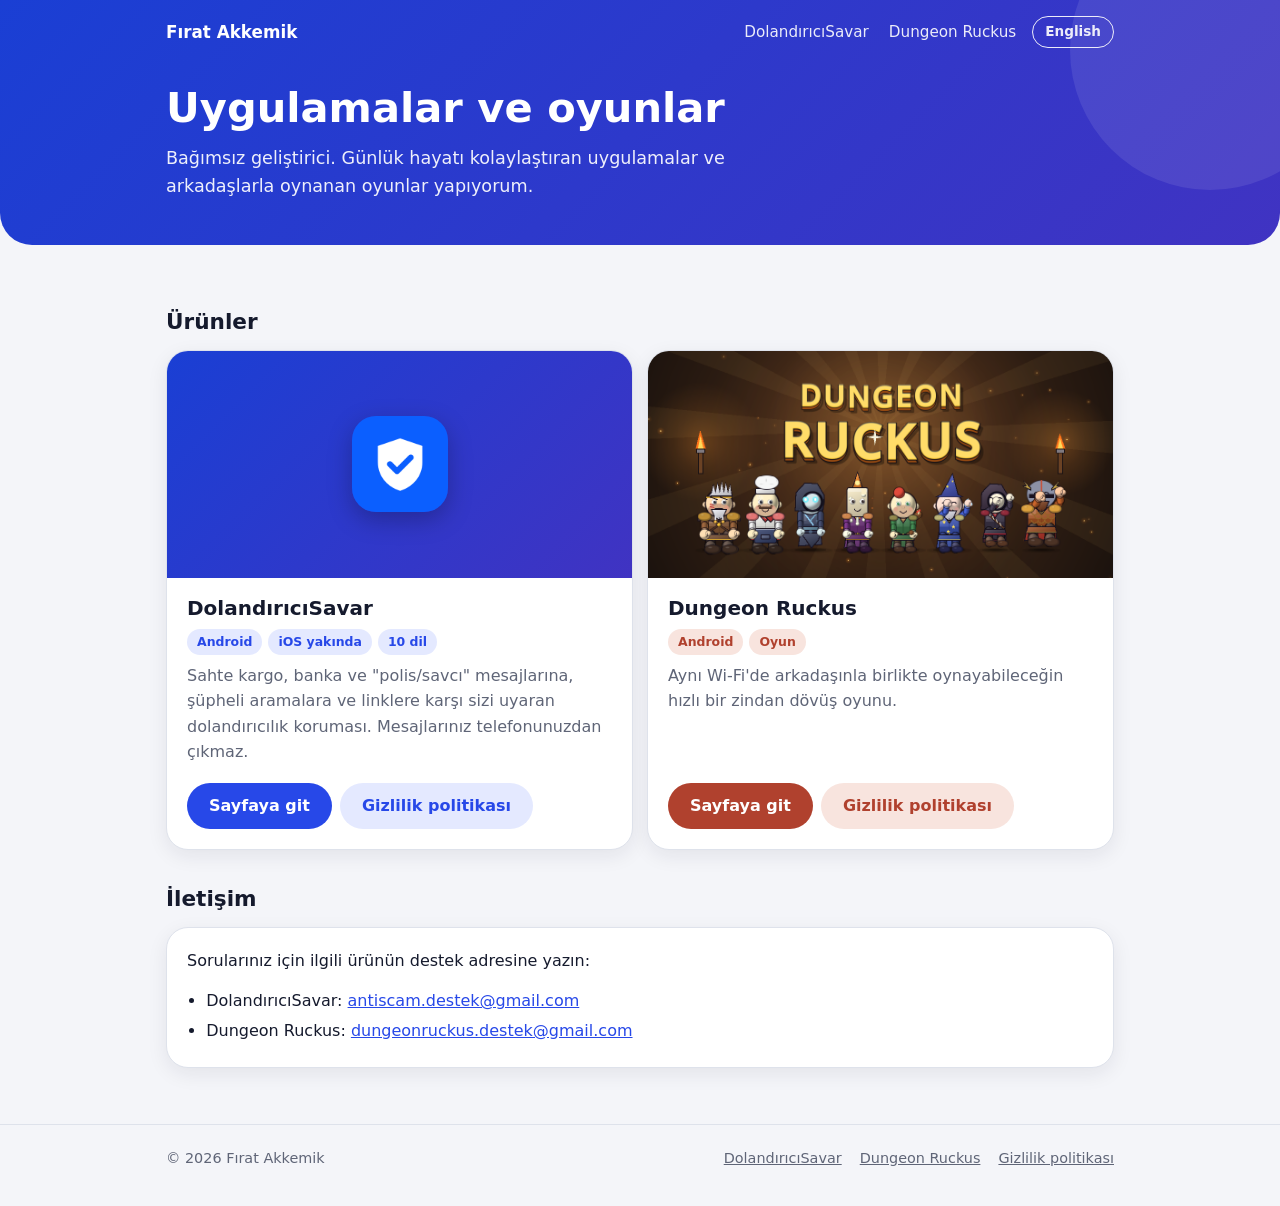
<file: index.html>
<!doctype html>
<html lang="tr">
<head>
<meta charset="utf-8">
<meta name="viewport" content="width=device-width, initial-scale=1">
<title>Fırat Akkemik · uygulamalar ve oyunlar</title>
<meta name="description" content="Fırat Akkemik tarafından geliştirilen mobil uygulamalar ve oyunlar: DolandırıcıSavar ve Dungeon Ruckus.">
<link rel="stylesheet" href="assets/site.css">
</head>
<body>
<header class="hero">
<div class="wrap">
<div class="topbar">
<a class="brand" href="">Fırat Akkemik</a>
<a class="link" href="dolandiricisavar/">DolandırıcıSavar</a>
<a class="link" href="dungeonruckus/">Dungeon Ruckus</a>
<a class="lang" href="en.html">English</a>
</div>
<h1>Uygulamalar ve oyunlar</h1>
<p class="lead">Bağımsız geliştirici. Günlük hayatı kolaylaştıran uygulamalar ve arkadaşlarla oynanan oyunlar yapıyorum.</p>
</div>
</header>
<main>
<div class="wrap">
<section>
<h2>Ürünler</h2>
<div class="grid two">
<article class="card product">
<a class="media" href="dolandiricisavar/"><img class="app-icon" src="dolandiricisavar/img/icon.png" alt="DolandırıcıSavar" width="96" height="96"></a>
<div class="body">
<h3>DolandırıcıSavar</h3>
<div class="tags"><span class="tag">Android</span><span class="tag">iOS yakında</span><span class="tag">10 dil</span></div>
<p>Sahte kargo, banka ve "polis/savcı" mesajlarına, şüpheli aramalara ve linklere karşı sizi uyaran dolandırıcılık koruması. Mesajlarınız telefonunuzdan çıkmaz.</p>
<div class="links">
<a class="btn" href="dolandiricisavar/">Sayfaya git</a>
<a class="btn soft" href="dolandiricisavar/gizlilik.html">Gizlilik politikası</a>
</div>
</div>
</article>
<article class="card product theme-game">
<a class="media" href="dungeonruckus/"><img src="dungeonruckus/feature_graphic_1024x500.png" alt="Dungeon Ruckus" width="1024" height="500"></a>
<div class="body">
<h3>Dungeon Ruckus</h3>
<div class="tags"><span class="tag">Android</span><span class="tag">Oyun</span></div>
<p>Aynı Wi-Fi'de arkadaşınla birlikte oynayabileceğin hızlı bir zindan dövüş oyunu.</p>
<div class="links">
<a class="btn" href="dungeonruckus/">Sayfaya git</a>
<a class="btn soft" href="dungeonruckus/privacy.html#tr">Gizlilik politikası</a>
</div>
</div>
</article>
</div>
</section>
<section>
<h2>İletişim</h2>
<div class="card">
<p>Sorularınız için ilgili ürünün destek adresine yazın:</p>
<ul class="list">
<li>DolandırıcıSavar: <a href="mailto:antiscam.destek@gmail.com">antiscam.destek@gmail.com</a></li>
<li>Dungeon Ruckus: <a href="mailto:dungeonruckus.destek@gmail.com">dungeonruckus.destek@gmail.com</a></li>
</ul>
</div>
</section>
</div>
</main>
<footer>
<div class="wrap">
<span class="spacer">© 2026 Fırat Akkemik</span>
<a href="dolandiricisavar/">DolandırıcıSavar</a>
<a href="dungeonruckus/">Dungeon Ruckus</a>
<a href="dolandiricisavar/gizlilik.html">Gizlilik politikası</a>
</div>
</footer>
</body>
</html>
</file>
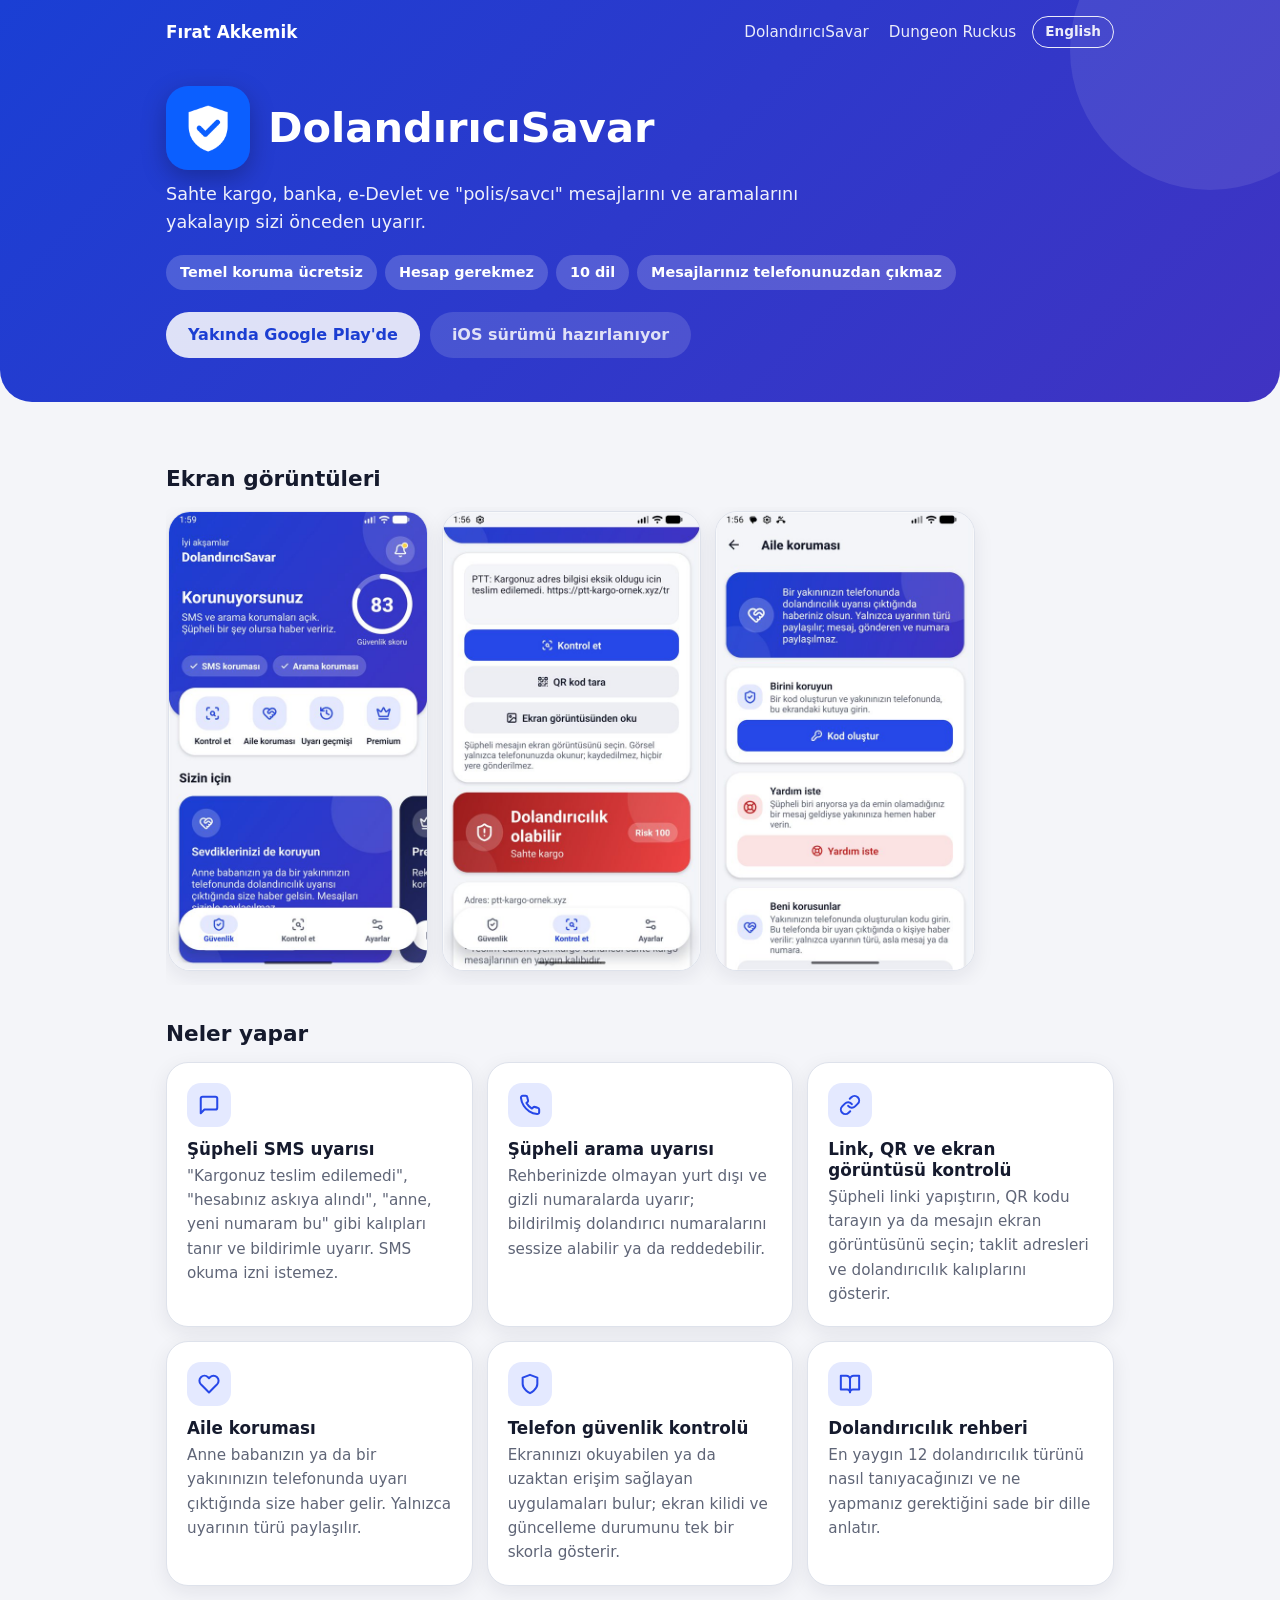
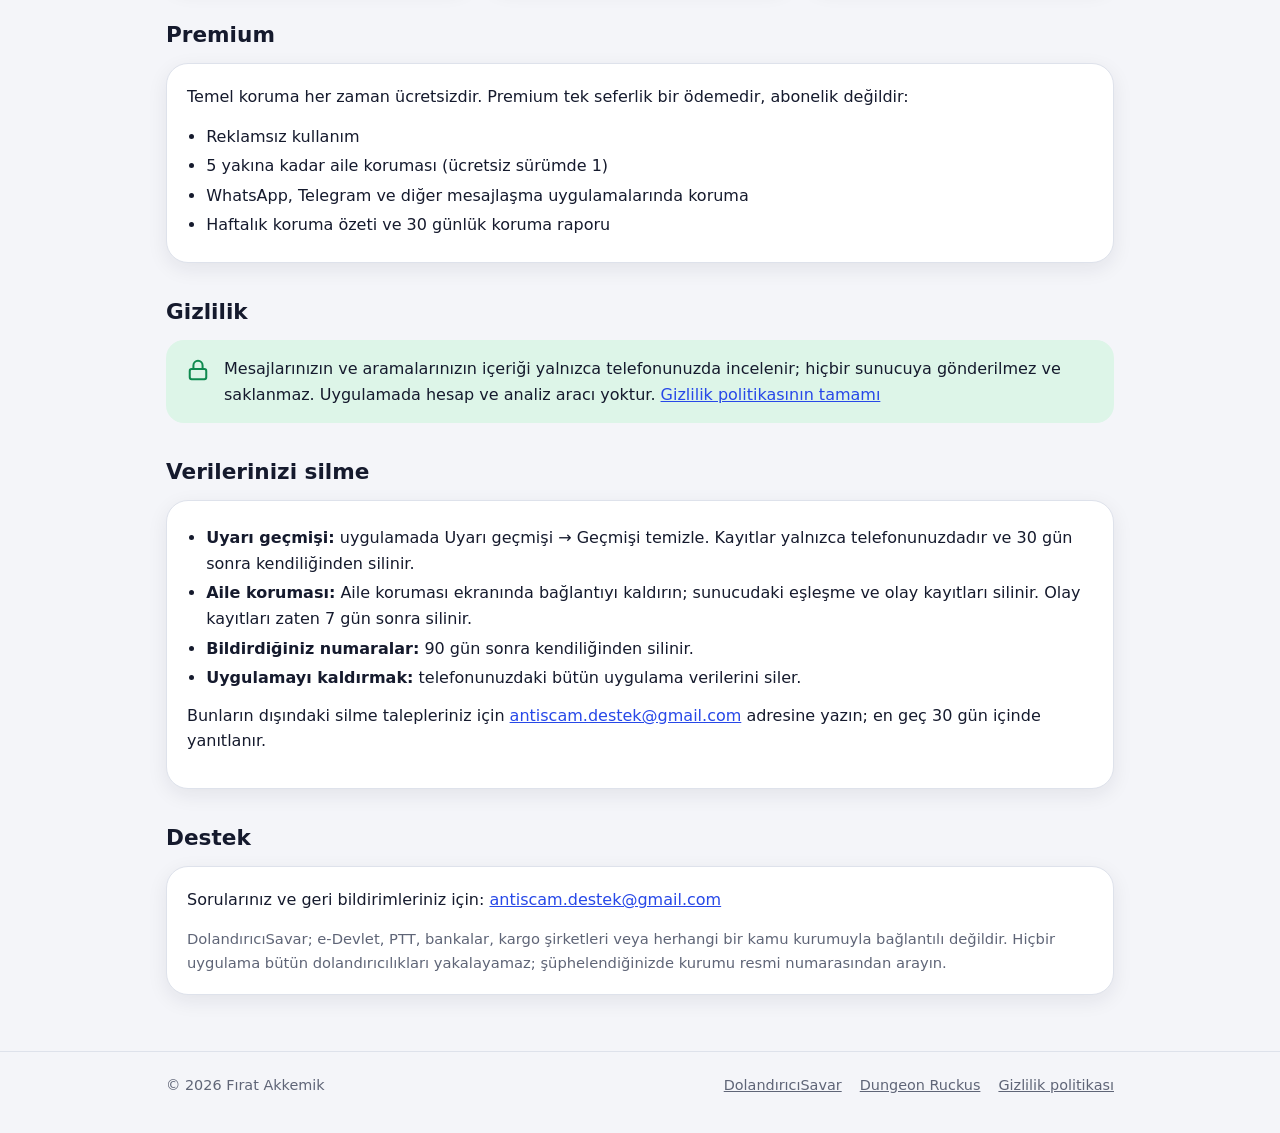
<file: dolandiricisavar/index.html>
<!doctype html>
<html lang="tr">
<head>
<meta charset="utf-8">
<meta name="viewport" content="width=device-width, initial-scale=1">
<title>DolandırıcıSavar · dolandırıcılık koruması</title>
<meta name="description" content="DolandırıcıSavar sahte kargo, banka ve "polis/savcı" mesajlarını, şüpheli aramaları ve linkleri yakalayıp sizi uyarır. Mesajlarınız telefonunuzdan çıkmaz.">
<link rel="stylesheet" href="../assets/site.css">
</head>
<body>
<header class="hero">
<div class="wrap">
<div class="topbar">
<a class="brand" href="../">Fırat Akkemik</a>
<a class="link" href="../dolandiricisavar/">DolandırıcıSavar</a>
<a class="link" href="../dungeonruckus/">Dungeon Ruckus</a>
<a class="lang" href="en.html">English</a>
</div>
<div class="hero-app"><img src="img/icon.png" alt="" width="84" height="84"><h1>DolandırıcıSavar</h1></div>
<p class="lead">Sahte kargo, banka, e-Devlet ve "polis/savcı" mesajlarını ve aramalarını yakalayıp sizi önceden uyarır.</p>
<ul class="chips"><li>Temel koruma ücretsiz</li><li>Hesap gerekmez</li><li>10 dil</li><li>Mesajlarınız telefonunuzdan çıkmaz</li></ul>
<div class="cta"><span class="btn white disabled">Yakında Google Play'de</span><span class="btn ghost disabled">iOS sürümü hazırlanıyor</span></div>
</div>
</header>
<main>
<div class="wrap">
<section>
<h2>Ekran görüntüleri</h2>
<div class="shots">
<img src="img/tr-1.jpg" alt="Ana ekran: güvenlik skoru ve korumalar" loading="lazy">
<img src="img/tr-2.jpg" alt="Kontrol sonucu: dolandırıcılık uyarısı" loading="lazy">
<img src="img/tr-3.jpg" alt="Aile koruması" loading="lazy">
</div>
</section>
<section>
<h2>Neler yapar</h2>
<div class="grid">
<div class="card feature"><span class="icon"><svg viewBox="0 0 24 24" aria-hidden="true"><path d="M21 15a2 2 0 0 1-2 2H7l-4 4V5a2 2 0 0 1 2-2h14a2 2 0 0 1 2 2z"/></svg></span><h3>Şüpheli SMS uyarısı</h3><p>"Kargonuz teslim edilemedi", "hesabınız askıya alındı", "anne, yeni numaram bu" gibi kalıpları tanır ve bildirimle uyarır. SMS okuma izni istemez.</p></div>
<div class="card feature"><span class="icon"><svg viewBox="0 0 24 24" aria-hidden="true"><path d="M22 16.92v3a2 2 0 0 1-2.18 2 19.79 19.79 0 0 1-8.63-3.07 19.5 19.5 0 0 1-6-6 19.79 19.79 0 0 1-3.07-8.67A2 2 0 0 1 4.11 2h3a2 2 0 0 1 2 1.72 12.84 12.84 0 0 0 .7 2.81 2 2 0 0 1-.45 2.11L8.09 9.91a16 16 0 0 0 6 6l1.27-1.27a2 2 0 0 1 2.11-.45 12.84 12.84 0 0 0 2.81.7A2 2 0 0 1 22 16.92z"/></svg></span><h3>Şüpheli arama uyarısı</h3><p>Rehberinizde olmayan yurt dışı ve gizli numaralarda uyarır; bildirilmiş dolandırıcı numaralarını sessize alabilir ya da reddedebilir.</p></div>
<div class="card feature"><span class="icon"><svg viewBox="0 0 24 24" aria-hidden="true"><path d="M10 13a5 5 0 0 0 7.54.54l3-3a5 5 0 0 0-7.07-7.07l-1.72 1.71"/><path d="M14 11a5 5 0 0 0-7.54-.54l-3 3a5 5 0 0 0 7.07 7.07l1.71-1.71"/></svg></span><h3>Link, QR ve ekran görüntüsü kontrolü</h3><p>Şüpheli linki yapıştırın, QR kodu tarayın ya da mesajın ekran görüntüsünü seçin; taklit adresleri ve dolandırıcılık kalıplarını gösterir.</p></div>
<div class="card feature"><span class="icon"><svg viewBox="0 0 24 24" aria-hidden="true"><path d="M20.84 4.61a5.5 5.5 0 0 0-7.78 0L12 5.67l-1.06-1.06a5.5 5.5 0 0 0-7.78 7.78l1.06 1.06L12 21.23l7.78-7.78 1.06-1.06a5.5 5.5 0 0 0 0-7.78z"/></svg></span><h3>Aile koruması</h3><p>Anne babanızın ya da bir yakınınızın telefonunda uyarı çıktığında size haber gelir. Yalnızca uyarının türü paylaşılır.</p></div>
<div class="card feature"><span class="icon"><svg viewBox="0 0 24 24" aria-hidden="true"><path d="M12 22s8-4 8-10V5l-8-3-8 3v7c0 6 8 10 8 10z"/></svg></span><h3>Telefon güvenlik kontrolü</h3><p>Ekranınızı okuyabilen ya da uzaktan erişim sağlayan uygulamaları bulur; ekran kilidi ve güncelleme durumunu tek bir skorla gösterir.</p></div>
<div class="card feature"><span class="icon"><svg viewBox="0 0 24 24" aria-hidden="true"><path d="M2 3h6a4 4 0 0 1 4 4v14a3 3 0 0 0-3-3H2z"/><path d="M22 3h-6a4 4 0 0 0-4 4v14a3 3 0 0 1 3-3h7z"/></svg></span><h3>Dolandırıcılık rehberi</h3><p>En yaygın 12 dolandırıcılık türünü nasıl tanıyacağınızı ve ne yapmanız gerektiğini sade bir dille anlatır.</p></div>
</div>
</section>
<section>
<h2>Premium</h2>
<div class="card">
<p>Temel koruma her zaman ücretsizdir. Premium tek seferlik bir ödemedir, abonelik değildir:</p>
<ul class="list">
<li>Reklamsız kullanım</li>
<li>5 yakına kadar aile koruması (ücretsiz sürümde 1)</li>
<li>WhatsApp, Telegram ve diğer mesajlaşma uygulamalarında koruma</li>
<li>Haftalık koruma özeti ve 30 günlük koruma raporu</li>
</ul>
</div>
</section>
<section>
<h2>Gizlilik</h2>
<div class="note"><span class="icon"><svg viewBox="0 0 24 24" aria-hidden="true"><rect x="3" y="11" width="18" height="11" rx="2" ry="2"/><path d="M7 11V7a5 5 0 0 1 10 0v4"/></svg></span><p>Mesajlarınızın ve aramalarınızın içeriği yalnızca telefonunuzda incelenir; hiçbir sunucuya gönderilmez ve saklanmaz. Uygulamada hesap ve analiz aracı yoktur. <a href="gizlilik.html">Gizlilik politikasının tamamı</a></p></div>
</section>
<section id="veri-silme">
<h2>Verilerinizi silme</h2>
<div class="card">
<ul class="list">
<li><strong>Uyarı geçmişi:</strong> uygulamada Uyarı geçmişi → Geçmişi temizle. Kayıtlar yalnızca telefonunuzdadır ve 30 gün sonra kendiliğinden silinir.</li>
<li><strong>Aile koruması:</strong> Aile koruması ekranında bağlantıyı kaldırın; sunucudaki eşleşme ve olay kayıtları silinir. Olay kayıtları zaten 7 gün sonra silinir.</li>
<li><strong>Bildirdiğiniz numaralar:</strong> 90 gün sonra kendiliğinden silinir.</li>
<li><strong>Uygulamayı kaldırmak:</strong> telefonunuzdaki bütün uygulama verilerini siler.</li>
</ul>
<p style="margin-top:12px">Bunların dışındaki silme talepleriniz için <a href="mailto:antiscam.destek@gmail.com">antiscam.destek@gmail.com</a> adresine yazın; en geç 30 gün içinde yanıtlanır.</p>
</div>
</section>
<section>
<h2>Destek</h2>
<div class="card">
<p>Sorularınız ve geri bildirimleriniz için: <a href="mailto:antiscam.destek@gmail.com">antiscam.destek@gmail.com</a></p>
<p class="muted" style="margin:0">DolandırıcıSavar; e-Devlet, PTT, bankalar, kargo şirketleri veya herhangi bir kamu kurumuyla bağlantılı değildir. Hiçbir uygulama bütün dolandırıcılıkları yakalayamaz; şüphelendiğinizde kurumu resmi numarasından arayın.</p>
</div>
</section>
</div>
</main>
<footer>
<div class="wrap">
<span class="spacer">© 2026 Fırat Akkemik</span>
<a href="../dolandiricisavar/">DolandırıcıSavar</a>
<a href="../dungeonruckus/">Dungeon Ruckus</a>
<a href="../dolandiricisavar/gizlilik.html">Gizlilik politikası</a>
</div>
</footer>
</body>
</html>
</file>
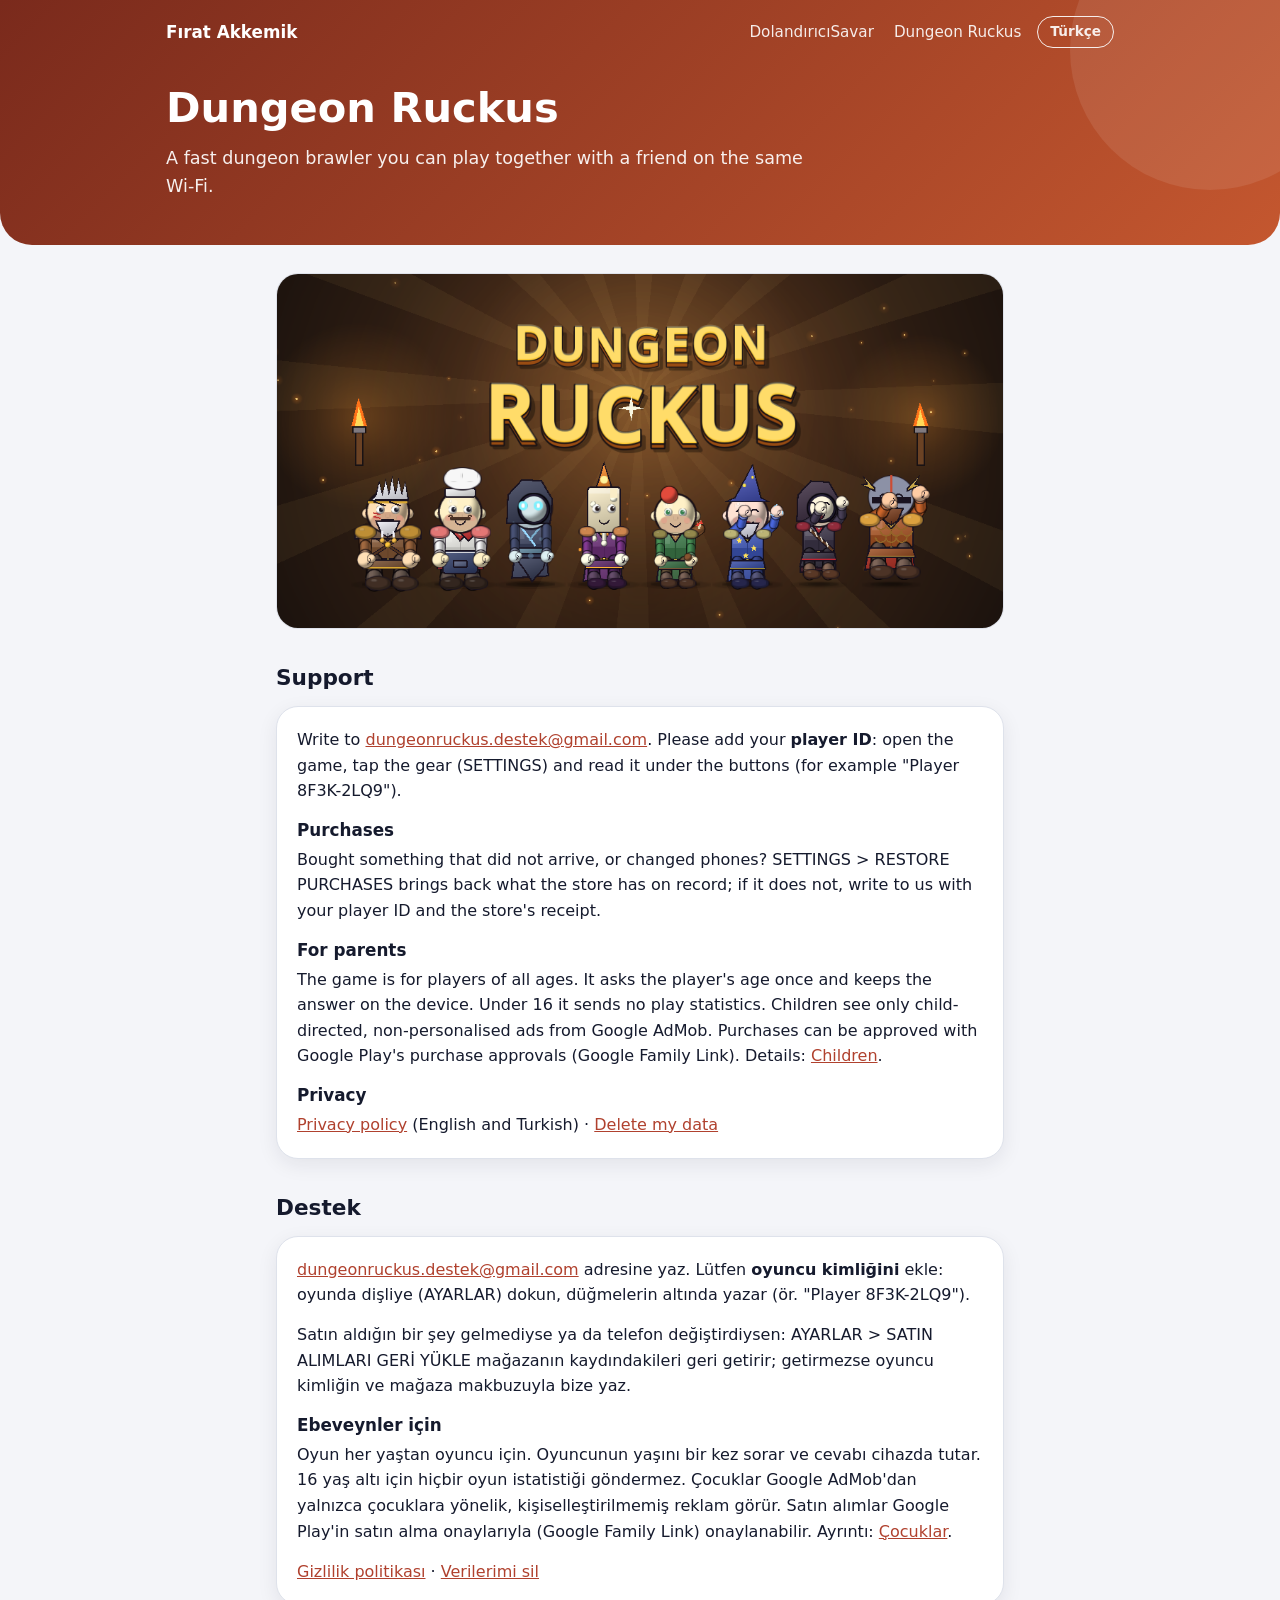
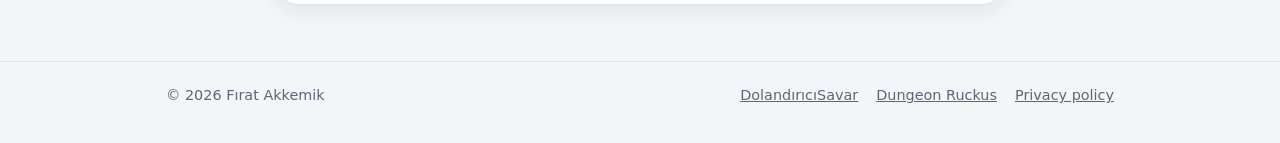
<file: dungeonruckus/index.html>
<!doctype html>
<html lang="en">
<head>
<meta charset="utf-8">
<meta name="viewport" content="width=device-width, initial-scale=1">
<title>Dungeon Ruckus · support</title>
<meta name="description" content="Dungeon Ruckus: a fast dungeon brawler you can play together with a friend on the same Wi-Fi. Support and privacy.">
<link rel="stylesheet" href="../assets/site.css">
</head>
<body class="theme-game">
<header class="hero">
<div class="wrap">
<div class="topbar">
<a class="brand" href="../en.html">Fırat Akkemik</a>
<a class="link" href="../dolandiricisavar/en.html">DolandırıcıSavar</a>
<a class="link" href="./">Dungeon Ruckus</a>
<a class="lang" href="#tr">Türkçe</a>
</div>
<h1>Dungeon Ruckus</h1>
<p class="lead">A fast dungeon brawler you can play together with a friend on the same Wi-Fi.</p>
</div>
</header>
<main>
<div class="wrap narrow">
<img class="banner" src="feature_graphic_1024x500.png" alt="Dungeon Ruckus: the title and its eight heroes" width="1024" height="500">

<section lang="en">
<h2>Support</h2>
<div class="card">
<p>Write to <a href="mailto:dungeonruckus.destek@gmail.com">dungeonruckus.destek@gmail.com</a>. Please add your <strong>player ID</strong>: open the game, tap the gear (SETTINGS) and read it under the buttons (for example "Player 8F3K-2LQ9").</p>
<h3 class="sub">Purchases</h3>
<p>Bought something that did not arrive, or changed phones? SETTINGS &gt; RESTORE PURCHASES brings back what the store has on record; if it does not, write to us with your player ID and the store's receipt.</p>
<h3 class="sub">For parents</h3>
<p>The game is for players of all ages. It asks the player's age once and keeps the answer on the device. Under 16 it sends no play statistics. Children see only child-directed, non-personalised ads from Google AdMob. Purchases can be approved with Google Play's purchase approvals (Google Family Link). Details: <a href="privacy.html#children">Children</a>.</p>
<h3 class="sub">Privacy</h3>
<p class="last"><a href="privacy.html">Privacy policy</a> (English and Turkish) · <a href="privacy.html#delete">Delete my data</a></p>
</div>
</section>

<section id="tr" lang="tr">
<h2>Destek</h2>
<div class="card">
<p><a href="mailto:dungeonruckus.destek@gmail.com">dungeonruckus.destek@gmail.com</a> adresine yaz. Lütfen <strong>oyuncu kimliğini</strong> ekle: oyunda dişliye (AYARLAR) dokun, düğmelerin altında yazar (ör. "Player 8F3K-2LQ9").</p>
<p>Satın aldığın bir şey gelmediyse ya da telefon değiştirdiysen: AYARLAR &gt; SATIN ALIMLARI GERİ YÜKLE mağazanın kaydındakileri geri getirir; getirmezse oyuncu kimliğin ve mağaza makbuzuyla bize yaz.</p>
<h3 class="sub">Ebeveynler için</h3>
<p>Oyun her yaştan oyuncu için. Oyuncunun yaşını bir kez sorar ve cevabı cihazda tutar. 16 yaş altı için hiçbir oyun istatistiği göndermez. Çocuklar Google AdMob'dan yalnızca çocuklara yönelik, kişiselleştirilmemiş reklam görür. Satın alımlar Google Play'in satın alma onaylarıyla (Google Family Link) onaylanabilir. Ayrıntı: <a href="privacy.html#cocuklar">Çocuklar</a>.</p>
<p class="last"><a href="privacy.html#tr">Gizlilik politikası</a> · <a href="privacy.html#sil">Verilerimi sil</a></p>
</div>
</section>
</div>
</main>
<footer>
<div class="wrap">
<span class="spacer">© 2026 Fırat Akkemik</span>
<a href="../dolandiricisavar/en.html">DolandırıcıSavar</a>
<a href="./">Dungeon Ruckus</a>
<a href="privacy.html">Privacy policy</a>
</div>
</footer>
</body>
</html>
</file>
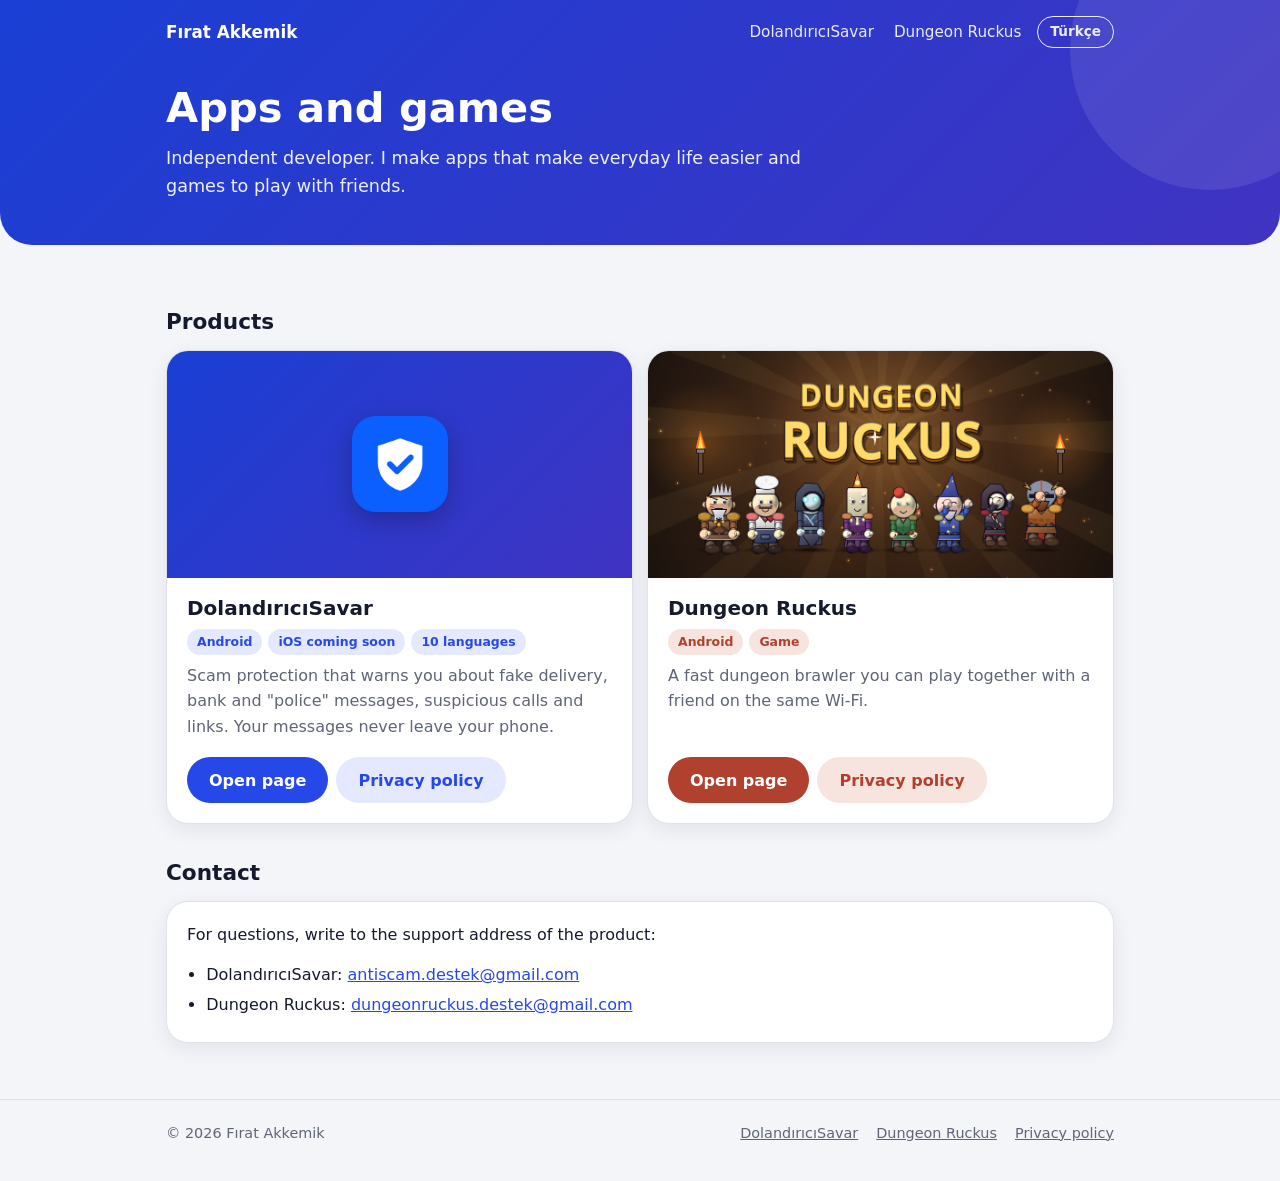
<file: en.html>
<!doctype html>
<html lang="en">
<head>
<meta charset="utf-8">
<meta name="viewport" content="width=device-width, initial-scale=1">
<title>Fırat Akkemik · apps and games</title>
<meta name="description" content="Mobile apps and games by Fırat Akkemik: DolandırıcıSavar and Dungeon Ruckus.">
<link rel="stylesheet" href="assets/site.css">
</head>
<body>
<header class="hero">
<div class="wrap">
<div class="topbar">
<a class="brand" href="en.html">Fırat Akkemik</a>
<a class="link" href="dolandiricisavar/en.html">DolandırıcıSavar</a>
<a class="link" href="dungeonruckus/">Dungeon Ruckus</a>
<a class="lang" href="./">Türkçe</a>
</div>
<h1>Apps and games</h1>
<p class="lead">Independent developer. I make apps that make everyday life easier and games to play with friends.</p>
</div>
</header>
<main>
<div class="wrap">
<section>
<h2>Products</h2>
<div class="grid two">
<article class="card product">
<a class="media" href="dolandiricisavar/en.html"><img class="app-icon" src="dolandiricisavar/img/icon.png" alt="DolandırıcıSavar" width="96" height="96"></a>
<div class="body">
<h3>DolandırıcıSavar</h3>
<div class="tags"><span class="tag">Android</span><span class="tag">iOS coming soon</span><span class="tag">10 languages</span></div>
<p>Scam protection that warns you about fake delivery, bank and "police" messages, suspicious calls and links. Your messages never leave your phone.</p>
<div class="links">
<a class="btn" href="dolandiricisavar/en.html">Open page</a>
<a class="btn soft" href="dolandiricisavar/privacy.html">Privacy policy</a>
</div>
</div>
</article>
<article class="card product theme-game">
<a class="media" href="dungeonruckus/"><img src="dungeonruckus/feature_graphic_1024x500.png" alt="Dungeon Ruckus" width="1024" height="500"></a>
<div class="body">
<h3>Dungeon Ruckus</h3>
<div class="tags"><span class="tag">Android</span><span class="tag">Game</span></div>
<p>A fast dungeon brawler you can play together with a friend on the same Wi-Fi.</p>
<div class="links">
<a class="btn" href="dungeonruckus/">Open page</a>
<a class="btn soft" href="dungeonruckus/privacy.html">Privacy policy</a>
</div>
</div>
</article>
</div>
</section>
<section>
<h2>Contact</h2>
<div class="card">
<p>For questions, write to the support address of the product:</p>
<ul class="list">
<li>DolandırıcıSavar: <a href="mailto:antiscam.destek@gmail.com">antiscam.destek@gmail.com</a></li>
<li>Dungeon Ruckus: <a href="mailto:dungeonruckus.destek@gmail.com">dungeonruckus.destek@gmail.com</a></li>
</ul>
</div>
</section>
</div>
</main>
<footer>
<div class="wrap">
<span class="spacer">© 2026 Fırat Akkemik</span>
<a href="dolandiricisavar/en.html">DolandırıcıSavar</a>
<a href="dungeonruckus/">Dungeon Ruckus</a>
<a href="dolandiricisavar/privacy.html">Privacy policy</a>
</div>
</footer>
</body>
</html>
</file>
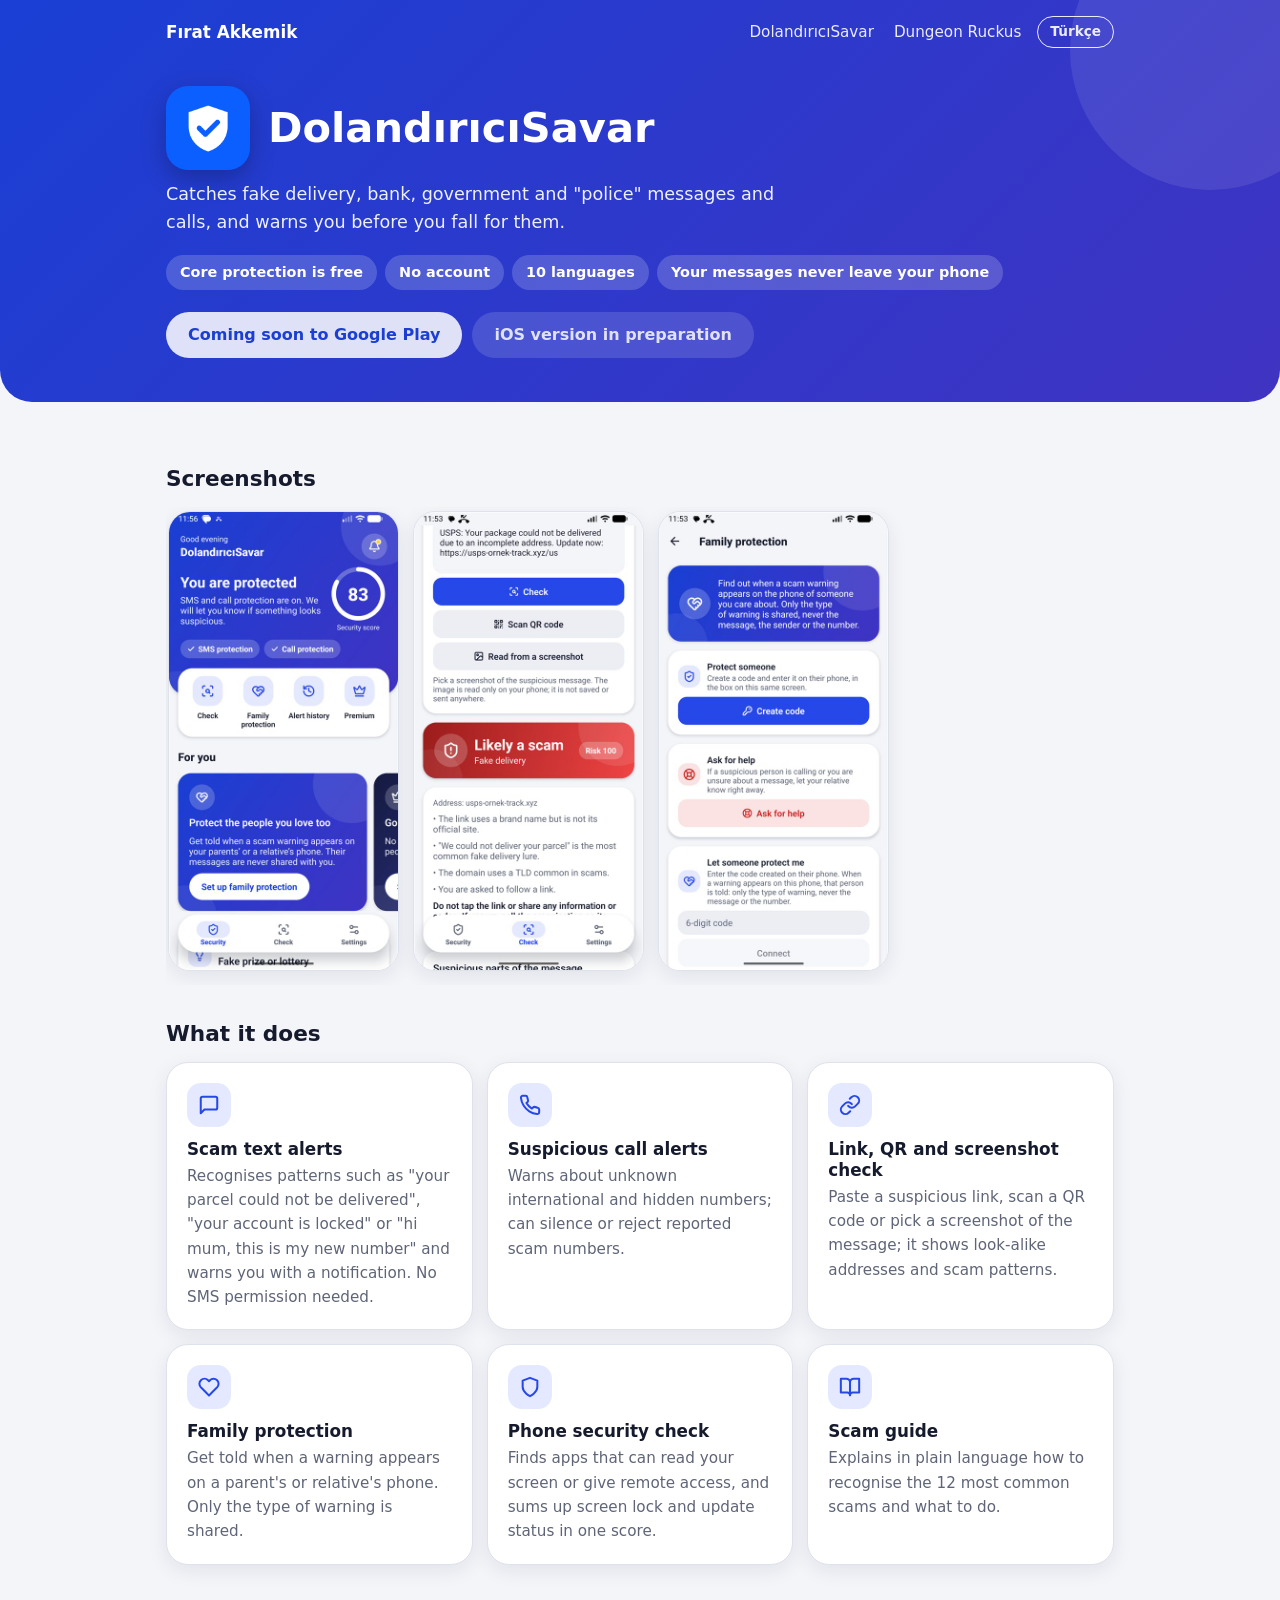
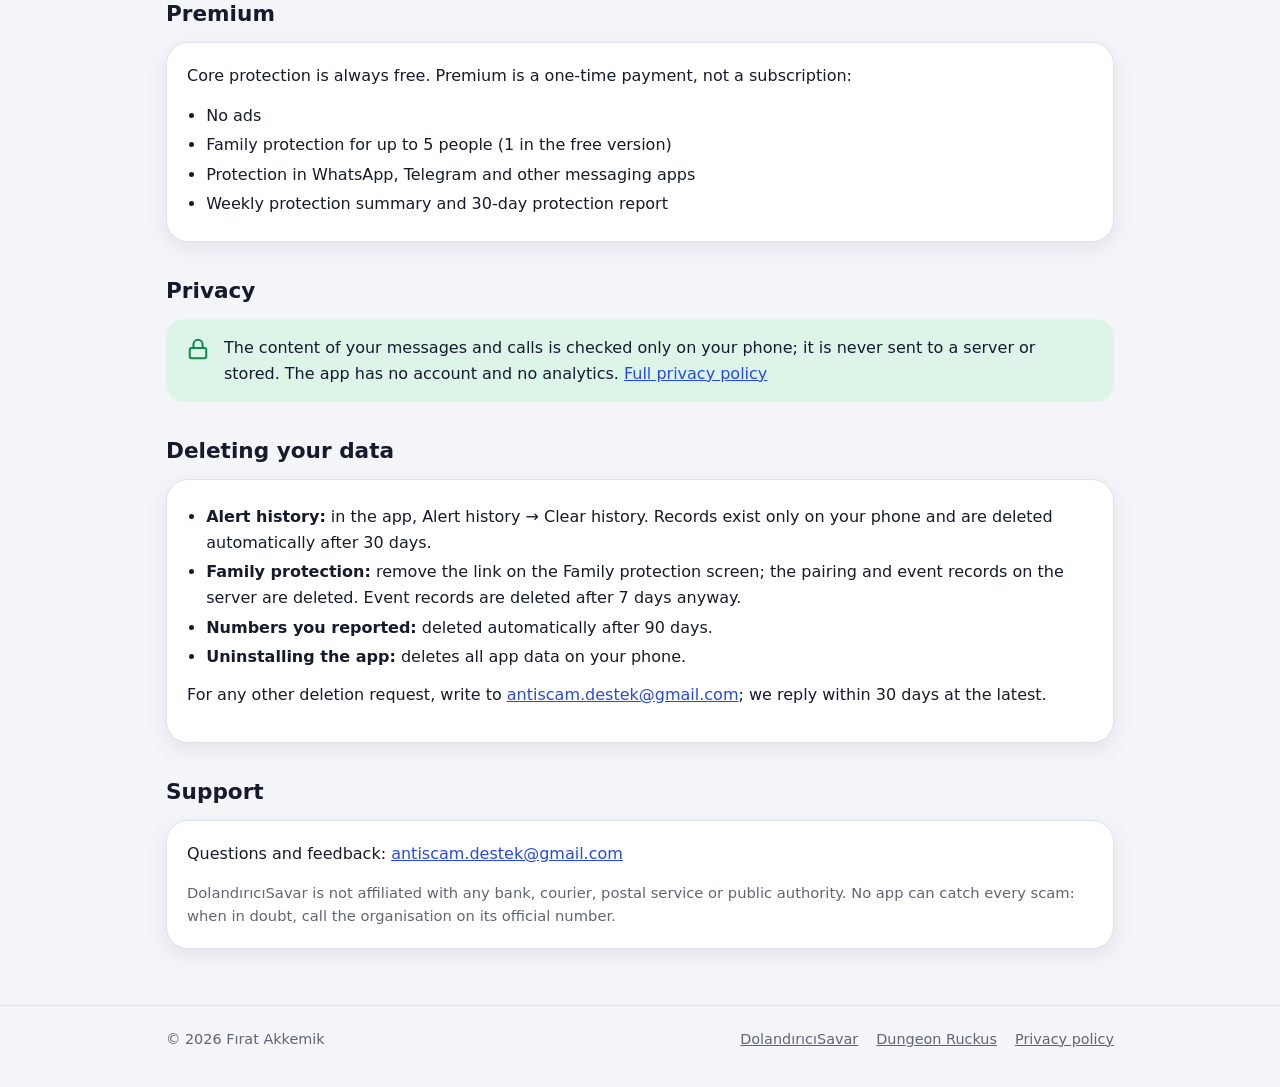
<file: dolandiricisavar/en.html>
<!doctype html>
<html lang="en">
<head>
<meta charset="utf-8">
<meta name="viewport" content="width=device-width, initial-scale=1">
<title>DolandırıcıSavar · scam protection</title>
<meta name="description" content="DolandırıcıSavar catches fake delivery, bank and "police" messages, suspicious calls and links, and warns you. Your messages never leave your phone.">
<link rel="stylesheet" href="../assets/site.css">
</head>
<body>
<header class="hero">
<div class="wrap">
<div class="topbar">
<a class="brand" href="../en.html">Fırat Akkemik</a>
<a class="link" href="../dolandiricisavar/en.html">DolandırıcıSavar</a>
<a class="link" href="../dungeonruckus/">Dungeon Ruckus</a>
<a class="lang" href="./">Türkçe</a>
</div>
<div class="hero-app"><img src="img/icon.png" alt="" width="84" height="84"><h1>DolandırıcıSavar</h1></div>
<p class="lead">Catches fake delivery, bank, government and "police" messages and calls, and warns you before you fall for them.</p>
<ul class="chips"><li>Core protection is free</li><li>No account</li><li>10 languages</li><li>Your messages never leave your phone</li></ul>
<div class="cta"><span class="btn white disabled">Coming soon to Google Play</span><span class="btn ghost disabled">iOS version in preparation</span></div>
</div>
</header>
<main>
<div class="wrap">
<section>
<h2>Screenshots</h2>
<div class="shots">
<img src="img/en-1.jpg" alt="Home screen: security score and protections" loading="lazy">
<img src="img/en-2.jpg" alt="Check result: scam warning" loading="lazy">
<img src="img/en-3.jpg" alt="Family protection" loading="lazy">
</div>
</section>
<section>
<h2>What it does</h2>
<div class="grid">
<div class="card feature"><span class="icon"><svg viewBox="0 0 24 24" aria-hidden="true"><path d="M21 15a2 2 0 0 1-2 2H7l-4 4V5a2 2 0 0 1 2-2h14a2 2 0 0 1 2 2z"/></svg></span><h3>Scam text alerts</h3><p>Recognises patterns such as "your parcel could not be delivered", "your account is locked" or "hi mum, this is my new number" and warns you with a notification. No SMS permission needed.</p></div>
<div class="card feature"><span class="icon"><svg viewBox="0 0 24 24" aria-hidden="true"><path d="M22 16.92v3a2 2 0 0 1-2.18 2 19.79 19.79 0 0 1-8.63-3.07 19.5 19.5 0 0 1-6-6 19.79 19.79 0 0 1-3.07-8.67A2 2 0 0 1 4.11 2h3a2 2 0 0 1 2 1.72 12.84 12.84 0 0 0 .7 2.81 2 2 0 0 1-.45 2.11L8.09 9.91a16 16 0 0 0 6 6l1.27-1.27a2 2 0 0 1 2.11-.45 12.84 12.84 0 0 0 2.81.7A2 2 0 0 1 22 16.92z"/></svg></span><h3>Suspicious call alerts</h3><p>Warns about unknown international and hidden numbers; can silence or reject reported scam numbers.</p></div>
<div class="card feature"><span class="icon"><svg viewBox="0 0 24 24" aria-hidden="true"><path d="M10 13a5 5 0 0 0 7.54.54l3-3a5 5 0 0 0-7.07-7.07l-1.72 1.71"/><path d="M14 11a5 5 0 0 0-7.54-.54l-3 3a5 5 0 0 0 7.07 7.07l1.71-1.71"/></svg></span><h3>Link, QR and screenshot check</h3><p>Paste a suspicious link, scan a QR code or pick a screenshot of the message; it shows look-alike addresses and scam patterns.</p></div>
<div class="card feature"><span class="icon"><svg viewBox="0 0 24 24" aria-hidden="true"><path d="M20.84 4.61a5.5 5.5 0 0 0-7.78 0L12 5.67l-1.06-1.06a5.5 5.5 0 0 0-7.78 7.78l1.06 1.06L12 21.23l7.78-7.78 1.06-1.06a5.5 5.5 0 0 0 0-7.78z"/></svg></span><h3>Family protection</h3><p>Get told when a warning appears on a parent's or relative's phone. Only the type of warning is shared.</p></div>
<div class="card feature"><span class="icon"><svg viewBox="0 0 24 24" aria-hidden="true"><path d="M12 22s8-4 8-10V5l-8-3-8 3v7c0 6 8 10 8 10z"/></svg></span><h3>Phone security check</h3><p>Finds apps that can read your screen or give remote access, and sums up screen lock and update status in one score.</p></div>
<div class="card feature"><span class="icon"><svg viewBox="0 0 24 24" aria-hidden="true"><path d="M2 3h6a4 4 0 0 1 4 4v14a3 3 0 0 0-3-3H2z"/><path d="M22 3h-6a4 4 0 0 0-4 4v14a3 3 0 0 1 3-3h7z"/></svg></span><h3>Scam guide</h3><p>Explains in plain language how to recognise the 12 most common scams and what to do.</p></div>
</div>
</section>
<section>
<h2>Premium</h2>
<div class="card">
<p>Core protection is always free. Premium is a one-time payment, not a subscription:</p>
<ul class="list">
<li>No ads</li>
<li>Family protection for up to 5 people (1 in the free version)</li>
<li>Protection in WhatsApp, Telegram and other messaging apps</li>
<li>Weekly protection summary and 30-day protection report</li>
</ul>
</div>
</section>
<section>
<h2>Privacy</h2>
<div class="note"><span class="icon"><svg viewBox="0 0 24 24" aria-hidden="true"><rect x="3" y="11" width="18" height="11" rx="2" ry="2"/><path d="M7 11V7a5 5 0 0 1 10 0v4"/></svg></span><p>The content of your messages and calls is checked only on your phone; it is never sent to a server or stored. The app has no account and no analytics. <a href="privacy.html">Full privacy policy</a></p></div>
</section>
<section id="delete-data">
<h2>Deleting your data</h2>
<div class="card">
<ul class="list">
<li><strong>Alert history:</strong> in the app, Alert history → Clear history. Records exist only on your phone and are deleted automatically after 30 days.</li>
<li><strong>Family protection:</strong> remove the link on the Family protection screen; the pairing and event records on the server are deleted. Event records are deleted after 7 days anyway.</li>
<li><strong>Numbers you reported:</strong> deleted automatically after 90 days.</li>
<li><strong>Uninstalling the app:</strong> deletes all app data on your phone.</li>
</ul>
<p style="margin-top:12px">For any other deletion request, write to <a href="mailto:antiscam.destek@gmail.com">antiscam.destek@gmail.com</a>; we reply within 30 days at the latest.</p>
</div>
</section>
<section>
<h2>Support</h2>
<div class="card">
<p>Questions and feedback: <a href="mailto:antiscam.destek@gmail.com">antiscam.destek@gmail.com</a></p>
<p class="muted" style="margin:0">DolandırıcıSavar is not affiliated with any bank, courier, postal service or public authority. No app can catch every scam: when in doubt, call the organisation on its official number.</p>
</div>
</section>
</div>
</main>
<footer>
<div class="wrap">
<span class="spacer">© 2026 Fırat Akkemik</span>
<a href="../dolandiricisavar/en.html">DolandırıcıSavar</a>
<a href="../dungeonruckus/">Dungeon Ruckus</a>
<a href="../dolandiricisavar/privacy.html">Privacy policy</a>
</div>
</footer>
</body>
</html>
</file>
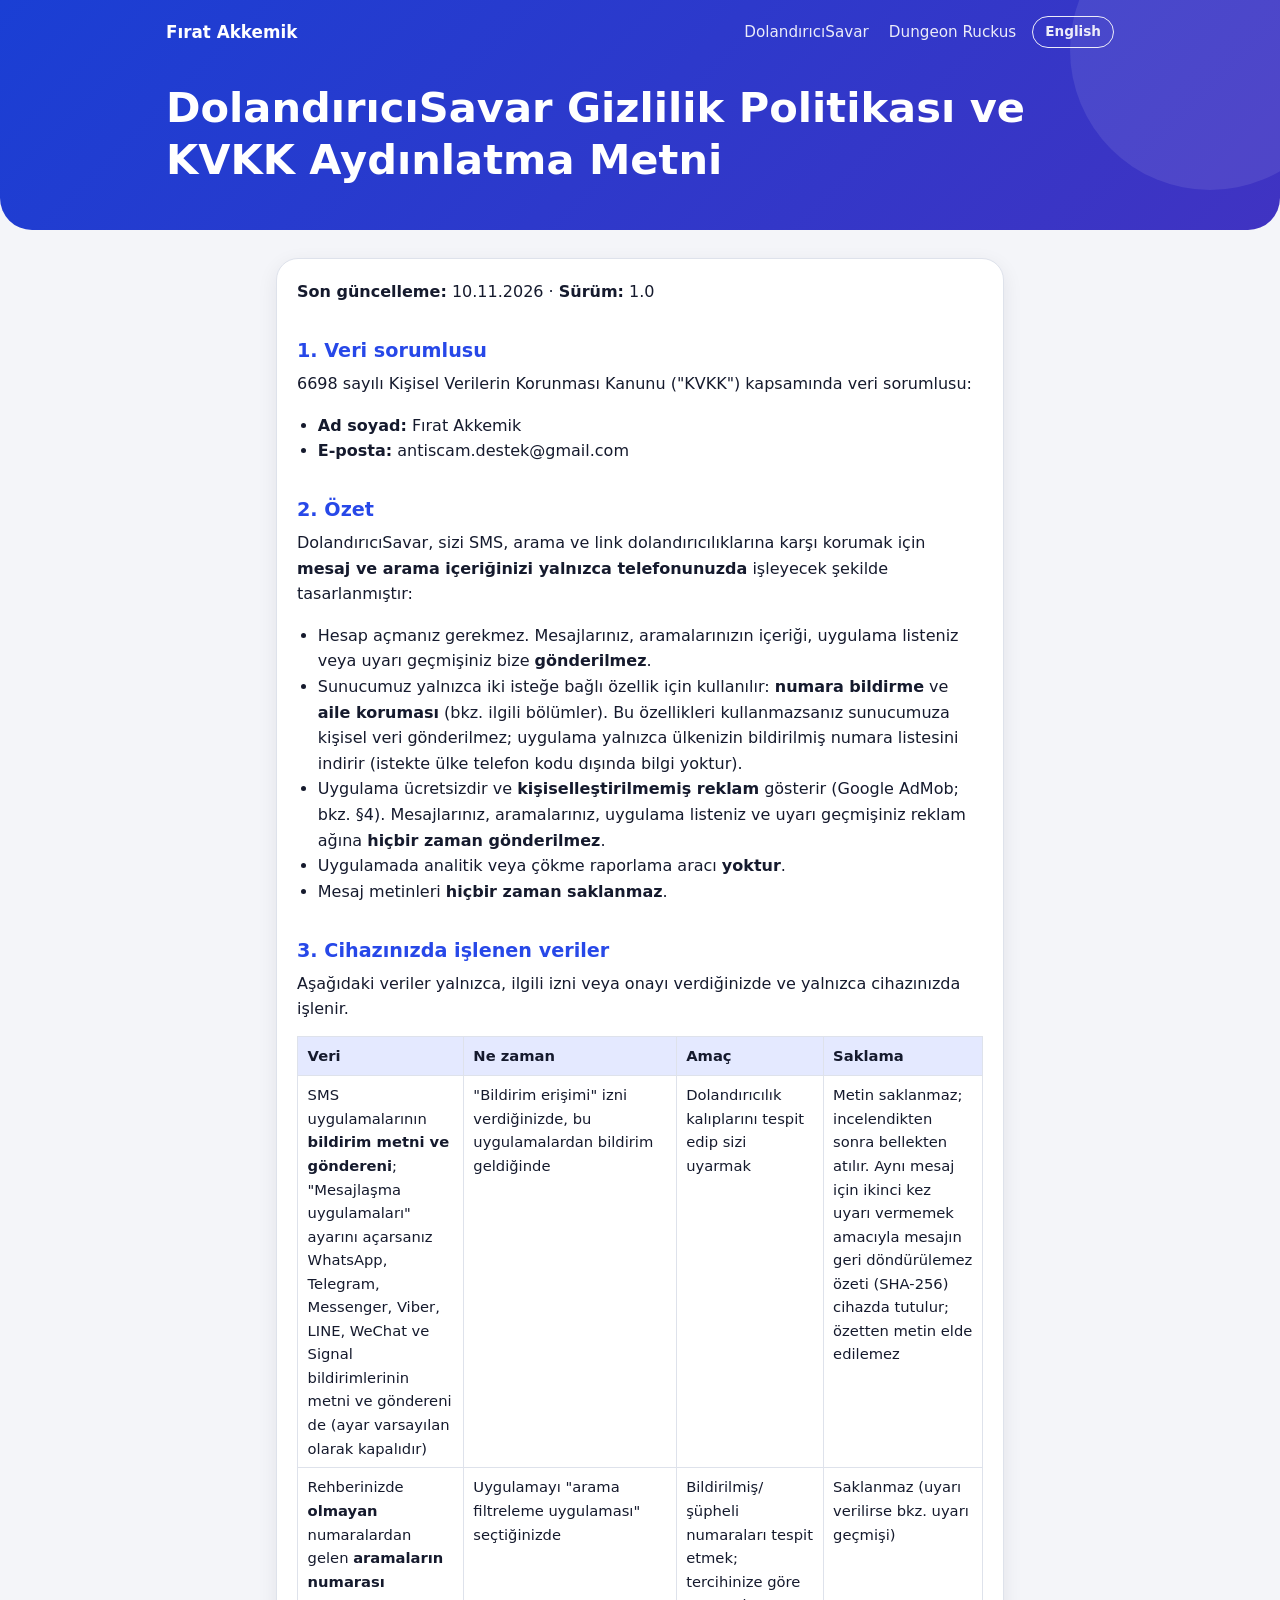
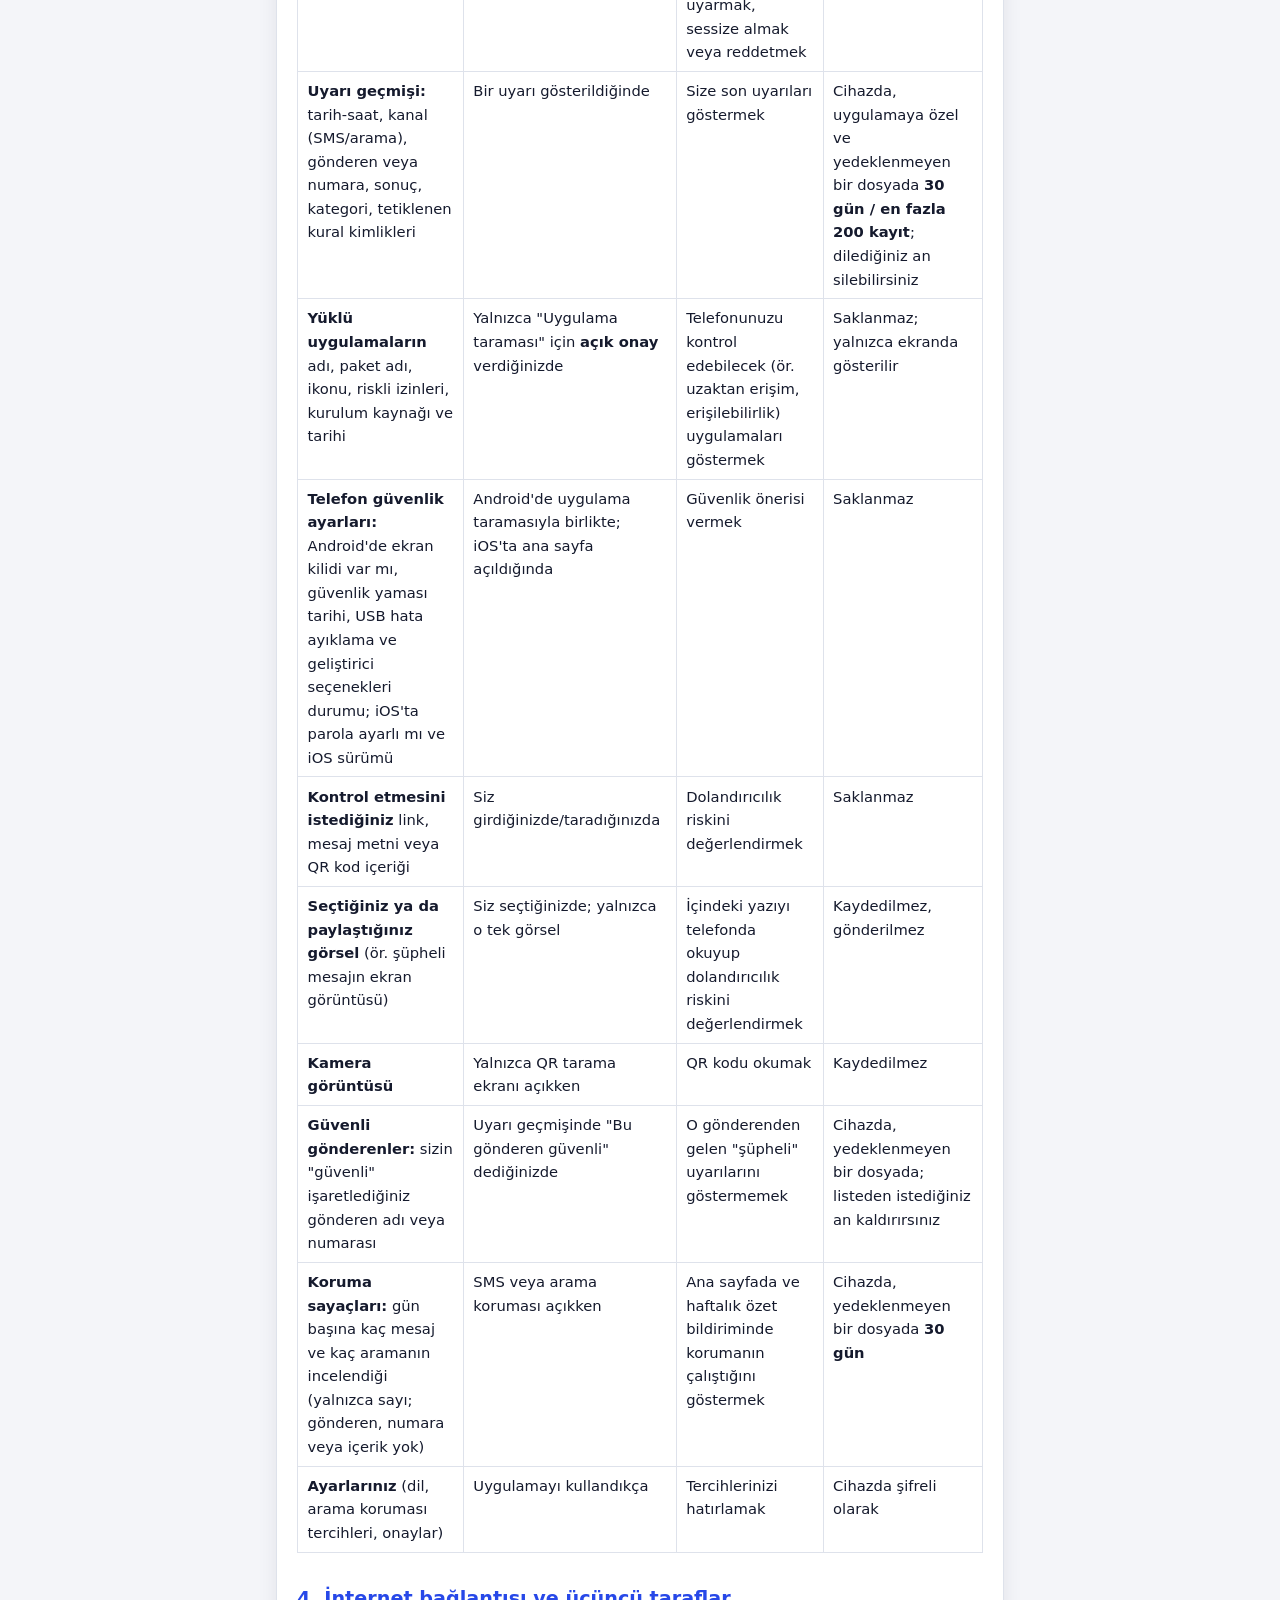
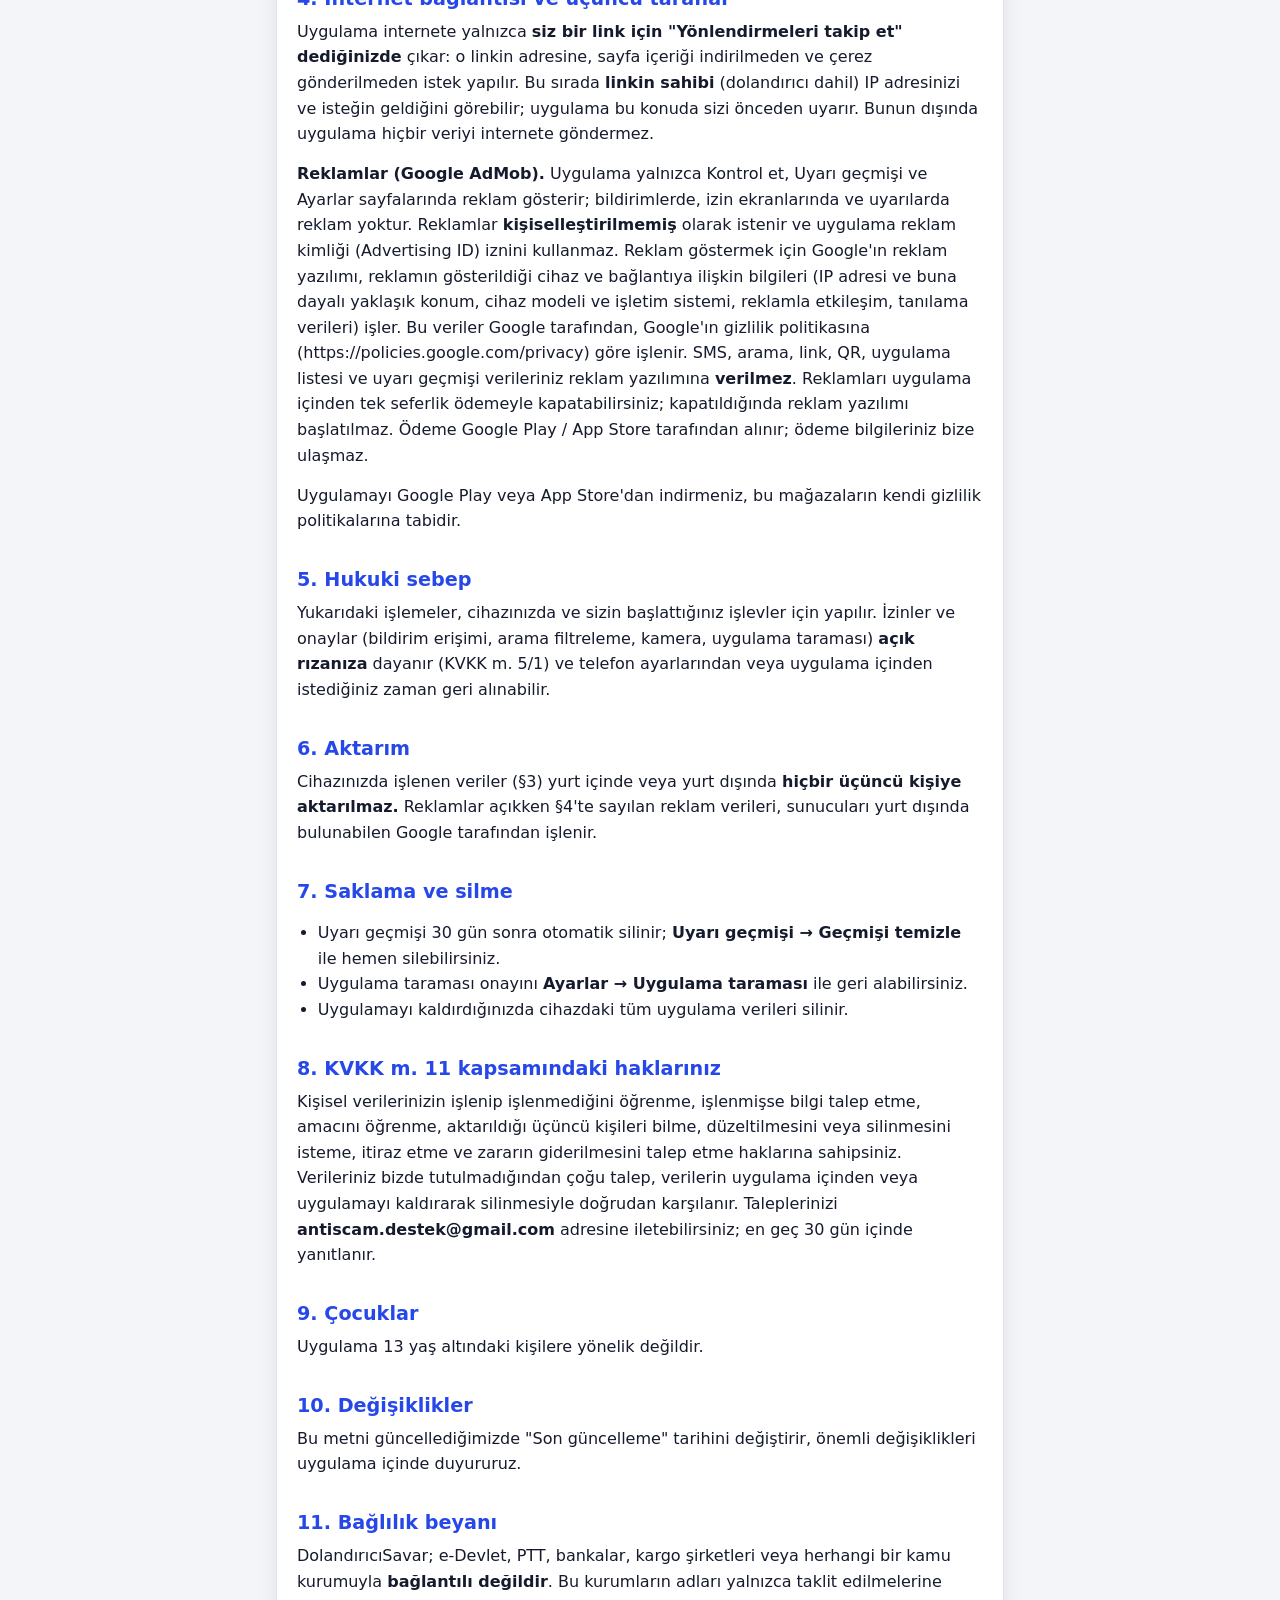
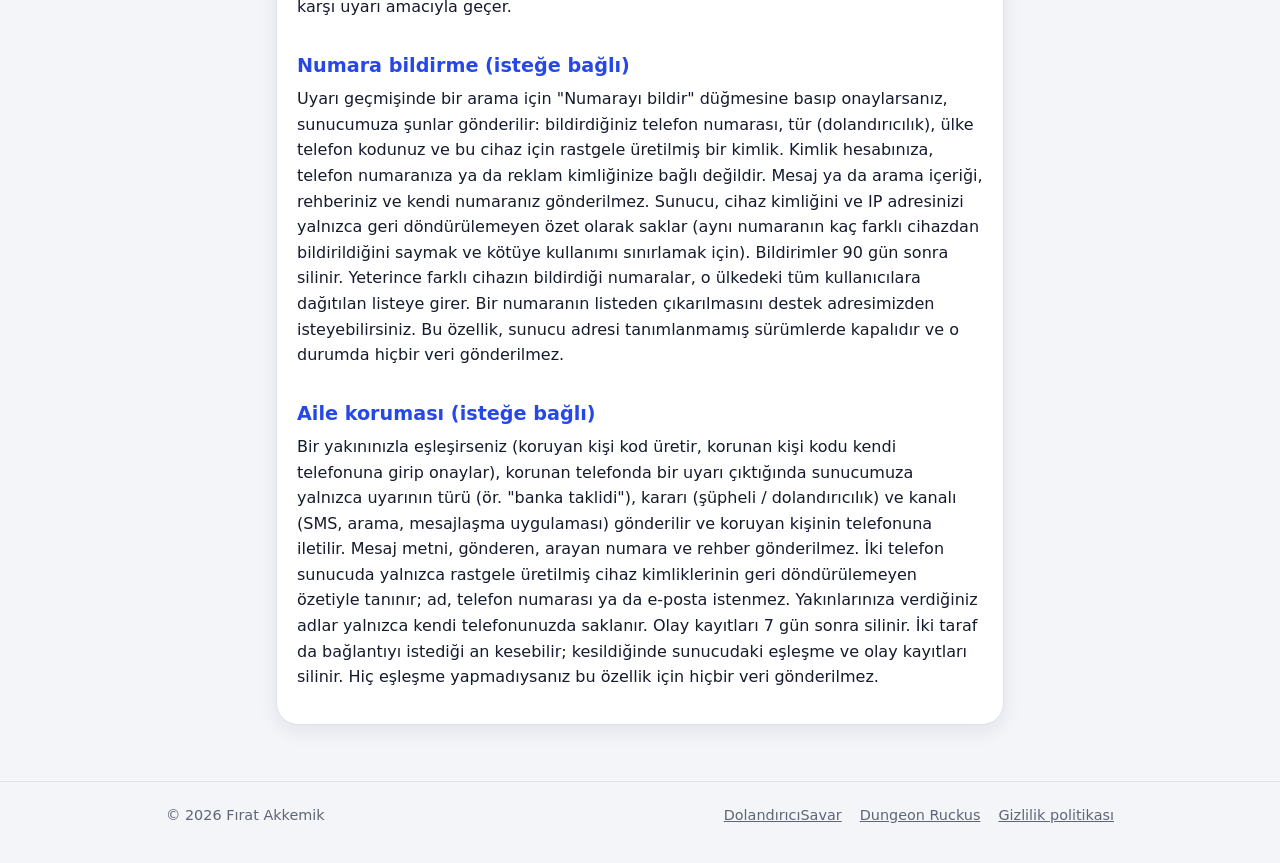
<file: dolandiricisavar/gizlilik.html>
<!doctype html>
<html lang="tr">
<head>
<meta charset="utf-8">
<meta name="viewport" content="width=device-width, initial-scale=1">
<title>DolandırıcıSavar Gizlilik Politikası</title>
<meta name="description" content="DolandırıcıSavar Gizlilik Politikası">
<link rel="stylesheet" href="../assets/site.css">
</head>
<body>
<header class="hero">
<div class="wrap">
<div class="topbar">
<a class="brand" href="../">Fırat Akkemik</a>
<a class="link" href="../dolandiricisavar/">DolandırıcıSavar</a>
<a class="link" href="../dungeonruckus/">Dungeon Ruckus</a>
<a class="lang" href="privacy.html">English</a>
</div>
<h1>DolandırıcıSavar Gizlilik Politikası ve KVKK Aydınlatma Metni</h1>
</div>
</header>
<main>
<div class="wrap narrow">
<article class="prose card">
<p><strong>Son güncelleme:</strong> 10.11.2026 · <strong>Sürüm:</strong> 1.0</p>
<h2>1. Veri sorumlusu</h2>
<p>6698 sayılı Kişisel Verilerin Korunması Kanunu ("KVKK") kapsamında veri sorumlusu:</p>
<ul>
<li><strong>Ad soyad:</strong> Fırat Akkemik</li>
<li><strong>E-posta:</strong> antiscam.destek@gmail.com</li>
</ul>
<h2>2. Özet</h2>
<p>DolandırıcıSavar, sizi SMS, arama ve link dolandırıcılıklarına karşı korumak için <strong>mesaj ve arama içeriğinizi yalnızca telefonunuzda</strong> işleyecek şekilde tasarlanmıştır:</p>
<ul>
<li>Hesap açmanız gerekmez. Mesajlarınız, aramalarınızın içeriği, uygulama listeniz veya uyarı geçmişiniz bize <strong>gönderilmez</strong>.</li>
<li>Sunucumuz yalnızca iki isteğe bağlı özellik için kullanılır: <strong>numara bildirme</strong> ve <strong>aile koruması</strong> (bkz. ilgili bölümler). Bu özellikleri kullanmazsanız sunucumuza kişisel veri gönderilmez; uygulama yalnızca ülkenizin bildirilmiş numara listesini indirir (istekte ülke telefon kodu dışında bilgi yoktur).</li>
<li>Uygulama ücretsizdir ve <strong>kişiselleştirilmemiş reklam</strong> gösterir (Google AdMob; bkz. §4). Mesajlarınız, aramalarınız, uygulama listeniz ve uyarı geçmişiniz reklam ağına <strong>hiçbir zaman gönderilmez</strong>.</li>
<li>Uygulamada analitik veya çökme raporlama aracı <strong>yoktur</strong>.</li>
<li>Mesaj metinleri <strong>hiçbir zaman saklanmaz</strong>.</li>
</ul>
<h2>3. Cihazınızda işlenen veriler</h2>
<p>Aşağıdaki veriler yalnızca, ilgili izni veya onayı verdiğinizde ve yalnızca cihazınızda işlenir.</p>
<table>
<tr><th>Veri</th><th>Ne zaman</th><th>Amaç</th><th>Saklama</th></tr>
<tr><td>SMS uygulamalarının <strong>bildirim metni ve göndereni</strong>; "Mesajlaşma uygulamaları" ayarını açarsanız WhatsApp, Telegram, Messenger, Viber, LINE, WeChat ve Signal bildirimlerinin metni ve göndereni de (ayar varsayılan olarak kapalıdır)</td><td>"Bildirim erişimi" izni verdiğinizde, bu uygulamalardan bildirim geldiğinde</td><td>Dolandırıcılık kalıplarını tespit edip sizi uyarmak</td><td>Metin saklanmaz; incelendikten sonra bellekten atılır. Aynı mesaj için ikinci kez uyarı vermemek amacıyla mesajın geri döndürülemez özeti (SHA-256) cihazda tutulur; özetten metin elde edilemez</td></tr>
<tr><td>Rehberinizde <strong>olmayan</strong> numaralardan gelen <strong>aramaların numarası</strong></td><td>Uygulamayı "arama filtreleme uygulaması" seçtiğinizde</td><td>Bildirilmiş/şüpheli numaraları tespit etmek; tercihinize göre uyarmak, sessize almak veya reddetmek</td><td>Saklanmaz (uyarı verilirse bkz. uyarı geçmişi)</td></tr>
<tr><td><strong>Uyarı geçmişi:</strong> tarih-saat, kanal (SMS/arama), gönderen veya numara, sonuç, kategori, tetiklenen kural kimlikleri</td><td>Bir uyarı gösterildiğinde</td><td>Size son uyarıları göstermek</td><td>Cihazda, uygulamaya özel ve yedeklenmeyen bir dosyada <strong>30 gün / en fazla 200 kayıt</strong>; dilediğiniz an silebilirsiniz</td></tr>
<tr><td><strong>Yüklü uygulamaların</strong> adı, paket adı, ikonu, riskli izinleri, kurulum kaynağı ve tarihi</td><td>Yalnızca "Uygulama taraması" için <strong>açık onay</strong> verdiğinizde</td><td>Telefonunuzu kontrol edebilecek (ör. uzaktan erişim, erişilebilirlik) uygulamaları göstermek</td><td>Saklanmaz; yalnızca ekranda gösterilir</td></tr>
<tr><td><strong>Telefon güvenlik ayarları:</strong> Android'de ekran kilidi var mı, güvenlik yaması tarihi, USB hata ayıklama ve geliştirici seçenekleri durumu; iOS'ta parola ayarlı mı ve iOS sürümü</td><td>Android'de uygulama taramasıyla birlikte; iOS'ta ana sayfa açıldığında</td><td>Güvenlik önerisi vermek</td><td>Saklanmaz</td></tr>
<tr><td><strong>Kontrol etmesini istediğiniz</strong> link, mesaj metni veya QR kod içeriği</td><td>Siz girdiğinizde/taradığınızda</td><td>Dolandırıcılık riskini değerlendirmek</td><td>Saklanmaz</td></tr>
<tr><td><strong>Seçtiğiniz ya da paylaştığınız görsel</strong> (ör. şüpheli mesajın ekran görüntüsü)</td><td>Siz seçtiğinizde; yalnızca o tek görsel</td><td>İçindeki yazıyı telefonda okuyup dolandırıcılık riskini değerlendirmek</td><td>Kaydedilmez, gönderilmez</td></tr>
<tr><td><strong>Kamera görüntüsü</strong></td><td>Yalnızca QR tarama ekranı açıkken</td><td>QR kodu okumak</td><td>Kaydedilmez</td></tr>
<tr><td><strong>Güvenli gönderenler:</strong> sizin "güvenli" işaretlediğiniz gönderen adı veya numarası</td><td>Uyarı geçmişinde "Bu gönderen güvenli" dediğinizde</td><td>O gönderenden gelen "şüpheli" uyarılarını göstermemek</td><td>Cihazda, yedeklenmeyen bir dosyada; listeden istediğiniz an kaldırırsınız</td></tr>
<tr><td><strong>Koruma sayaçları:</strong> gün başına kaç mesaj ve kaç aramanın incelendiği (yalnızca sayı; gönderen, numara veya içerik yok)</td><td>SMS veya arama koruması açıkken</td><td>Ana sayfada ve haftalık özet bildiriminde korumanın çalıştığını göstermek</td><td>Cihazda, yedeklenmeyen bir dosyada <strong>30 gün</strong></td></tr>
<tr><td><strong>Ayarlarınız</strong> (dil, arama koruması tercihleri, onaylar)</td><td>Uygulamayı kullandıkça</td><td>Tercihlerinizi hatırlamak</td><td>Cihazda şifreli olarak</td></tr>
</table>
<h2>4. İnternet bağlantısı ve üçüncü taraflar</h2>
<p>Uygulama internete yalnızca <strong>siz bir link için "Yönlendirmeleri takip et" dediğinizde</strong> çıkar: o linkin adresine, sayfa içeriği indirilmeden ve çerez gönderilmeden istek yapılır. Bu sırada <strong>linkin sahibi</strong> (dolandırıcı dahil) IP adresinizi ve isteğin geldiğini görebilir; uygulama bu konuda sizi önceden uyarır. Bunun dışında uygulama hiçbir veriyi internete göndermez.</p>
<p><strong>Reklamlar (Google AdMob).</strong> Uygulama yalnızca Kontrol et, Uyarı geçmişi ve Ayarlar sayfalarında reklam gösterir; bildirimlerde, izin ekranlarında ve uyarılarda reklam yoktur. Reklamlar <strong>kişiselleştirilmemiş</strong> olarak istenir ve uygulama reklam kimliği (Advertising ID) iznini kullanmaz. Reklam göstermek için Google'ın reklam yazılımı, reklamın gösterildiği cihaz ve bağlantıya ilişkin bilgileri (IP adresi ve buna dayalı yaklaşık konum, cihaz modeli ve işletim sistemi, reklamla etkileşim, tanılama verileri) işler. Bu veriler Google tarafından, Google'ın gizlilik politikasına (https://policies.google.com/privacy) göre işlenir. SMS, arama, link, QR, uygulama listesi ve uyarı geçmişi verileriniz reklam yazılımına <strong>verilmez</strong>. Reklamları uygulama içinden tek seferlik ödemeyle kapatabilirsiniz; kapatıldığında reklam yazılımı başlatılmaz. Ödeme Google Play / App Store tarafından alınır; ödeme bilgileriniz bize ulaşmaz.</p>
<p>Uygulamayı Google Play veya App Store'dan indirmeniz, bu mağazaların kendi gizlilik politikalarına tabidir.</p>
<h2>5. Hukuki sebep</h2>
<p>Yukarıdaki işlemeler, cihazınızda ve sizin başlattığınız işlevler için yapılır. İzinler ve onaylar (bildirim erişimi, arama filtreleme, kamera, uygulama taraması) <strong>açık rızanıza</strong> dayanır (KVKK m. 5/1) ve telefon ayarlarından veya uygulama içinden istediğiniz zaman geri alınabilir.</p>
<h2>6. Aktarım</h2>
<p>Cihazınızda işlenen veriler (§3) yurt içinde veya yurt dışında <strong>hiçbir üçüncü kişiye aktarılmaz.</strong> Reklamlar açıkken §4'te sayılan reklam verileri, sunucuları yurt dışında bulunabilen Google tarafından işlenir.</p>
<h2>7. Saklama ve silme</h2>
<ul>
<li>Uyarı geçmişi 30 gün sonra otomatik silinir; <strong>Uyarı geçmişi → Geçmişi temizle</strong> ile hemen silebilirsiniz.</li>
<li>Uygulama taraması onayını <strong>Ayarlar → Uygulama taraması</strong> ile geri alabilirsiniz.</li>
<li>Uygulamayı kaldırdığınızda cihazdaki tüm uygulama verileri silinir.</li>
</ul>
<h2>8. KVKK m. 11 kapsamındaki haklarınız</h2>
<p>Kişisel verilerinizin işlenip işlenmediğini öğrenme, işlenmişse bilgi talep etme, amacını öğrenme, aktarıldığı üçüncü kişileri bilme, düzeltilmesini veya silinmesini isteme, itiraz etme ve zararın giderilmesini talep etme haklarına sahipsiniz. Verileriniz bizde tutulmadığından çoğu talep, verilerin uygulama içinden veya uygulamayı kaldırarak silinmesiyle doğrudan karşılanır. Taleplerinizi <strong>antiscam.destek@gmail.com</strong> adresine iletebilirsiniz; en geç 30 gün içinde yanıtlanır.</p>
<h2>9. Çocuklar</h2>
<p>Uygulama 13 yaş altındaki kişilere yönelik değildir.</p>
<h2>10. Değişiklikler</h2>
<p>Bu metni güncellediğimizde "Son güncelleme" tarihini değiştirir, önemli değişiklikleri uygulama içinde duyururuz.</p>
<h2>11. Bağlılık beyanı</h2>
<p>DolandırıcıSavar; e-Devlet, PTT, bankalar, kargo şirketleri veya herhangi bir kamu kurumuyla <strong>bağlantılı değildir</strong>. Bu kurumların adları yalnızca taklit edilmelerine karşı uyarı amacıyla geçer.</p>
<h2>Numara bildirme (isteğe bağlı)</h2>
<p>Uyarı geçmişinde bir arama için "Numarayı bildir" düğmesine basıp onaylarsanız, sunucumuza şunlar gönderilir: bildirdiğiniz telefon numarası, tür (dolandırıcılık), ülke telefon kodunuz ve bu cihaz için rastgele üretilmiş bir kimlik. Kimlik hesabınıza, telefon numaranıza ya da reklam kimliğinize bağlı değildir. Mesaj ya da arama içeriği, rehberiniz ve kendi numaranız gönderilmez. Sunucu, cihaz kimliğini ve IP adresinizi yalnızca geri döndürülemeyen özet olarak saklar (aynı numaranın kaç farklı cihazdan bildirildiğini saymak ve kötüye kullanımı sınırlamak için). Bildirimler 90 gün sonra silinir. Yeterince farklı cihazın bildirdiği numaralar, o ülkedeki tüm kullanıcılara dağıtılan listeye girer. Bir numaranın listeden çıkarılmasını destek adresimizden isteyebilirsiniz. Bu özellik, sunucu adresi tanımlanmamış sürümlerde kapalıdır ve o durumda hiçbir veri gönderilmez.</p>
<h2>Aile koruması (isteğe bağlı)</h2>
<p>Bir yakınınızla eşleşirseniz (koruyan kişi kod üretir, korunan kişi kodu kendi telefonuna girip onaylar), korunan telefonda bir uyarı çıktığında sunucumuza yalnızca uyarının türü (ör. "banka taklidi"), kararı (şüpheli / dolandırıcılık) ve kanalı (SMS, arama, mesajlaşma uygulaması) gönderilir ve koruyan kişinin telefonuna iletilir. Mesaj metni, gönderen, arayan numara ve rehber gönderilmez. İki telefon sunucuda yalnızca rastgele üretilmiş cihaz kimliklerinin geri döndürülemeyen özetiyle tanınır; ad, telefon numarası ya da e-posta istenmez. Yakınlarınıza verdiğiniz adlar yalnızca kendi telefonunuzda saklanır. Olay kayıtları 7 gün sonra silinir. İki taraf da bağlantıyı istediği an kesebilir; kesildiğinde sunucudaki eşleşme ve olay kayıtları silinir. Hiç eşleşme yapmadıysanız bu özellik için hiçbir veri gönderilmez.</p>
</article>
</div>
</main>
<footer>
<div class="wrap">
<span class="spacer">© 2026 Fırat Akkemik</span>
<a href="../dolandiricisavar/">DolandırıcıSavar</a>
<a href="../dungeonruckus/">Dungeon Ruckus</a>
<a href="../dolandiricisavar/gizlilik.html">Gizlilik politikası</a>
</div>
</footer>
</body>
</html>
</file>
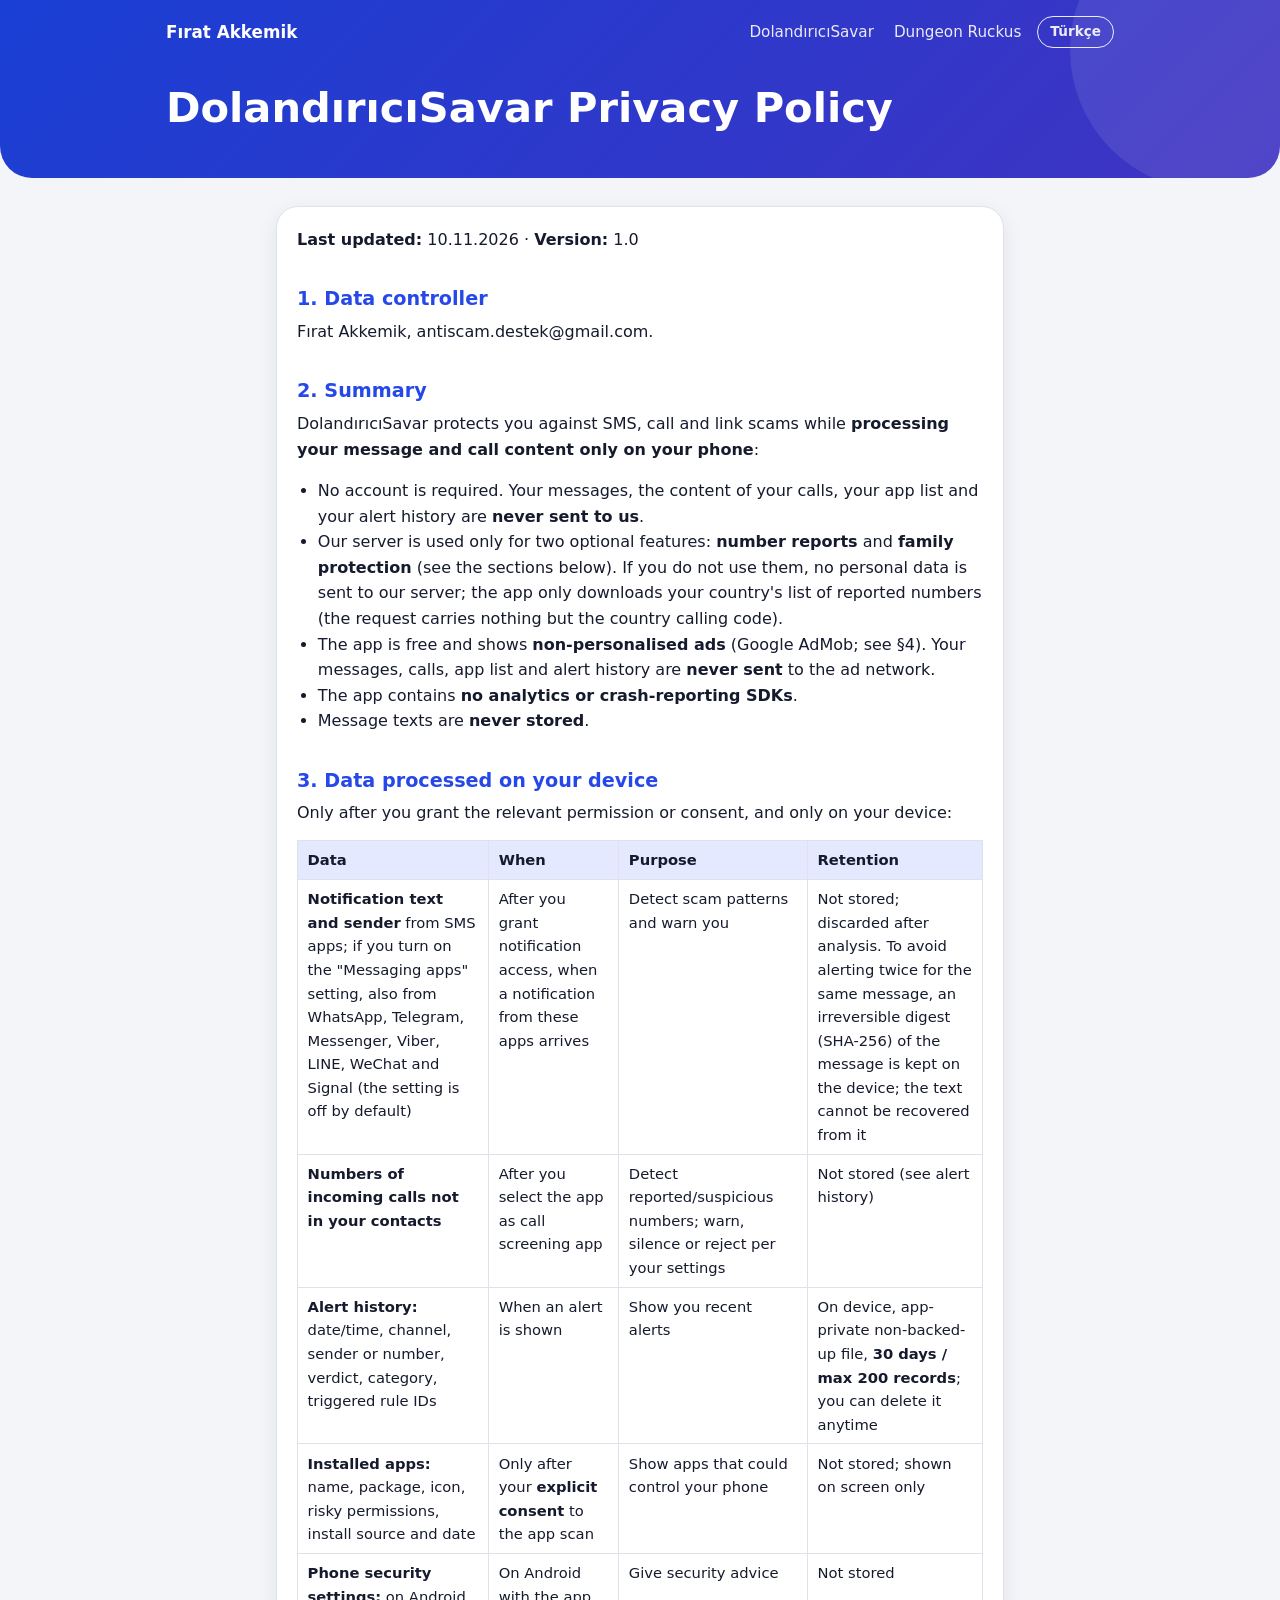
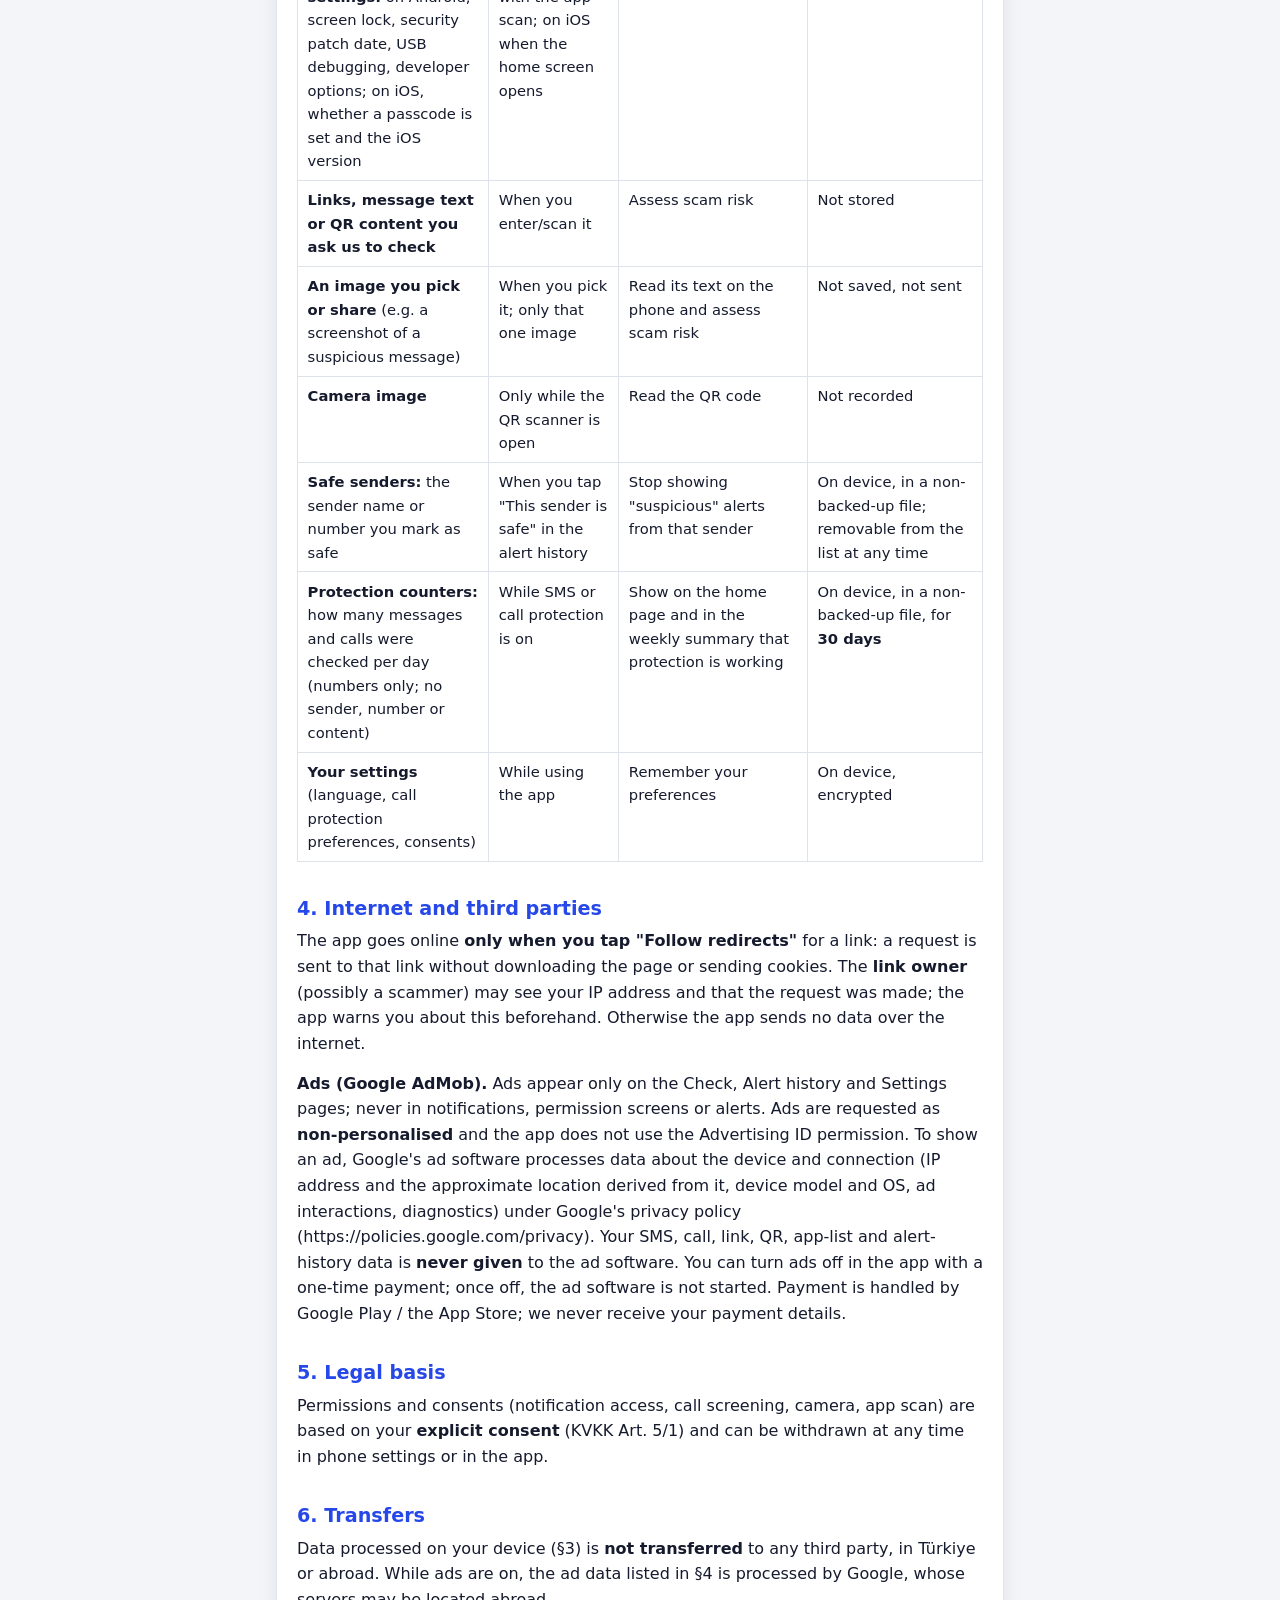
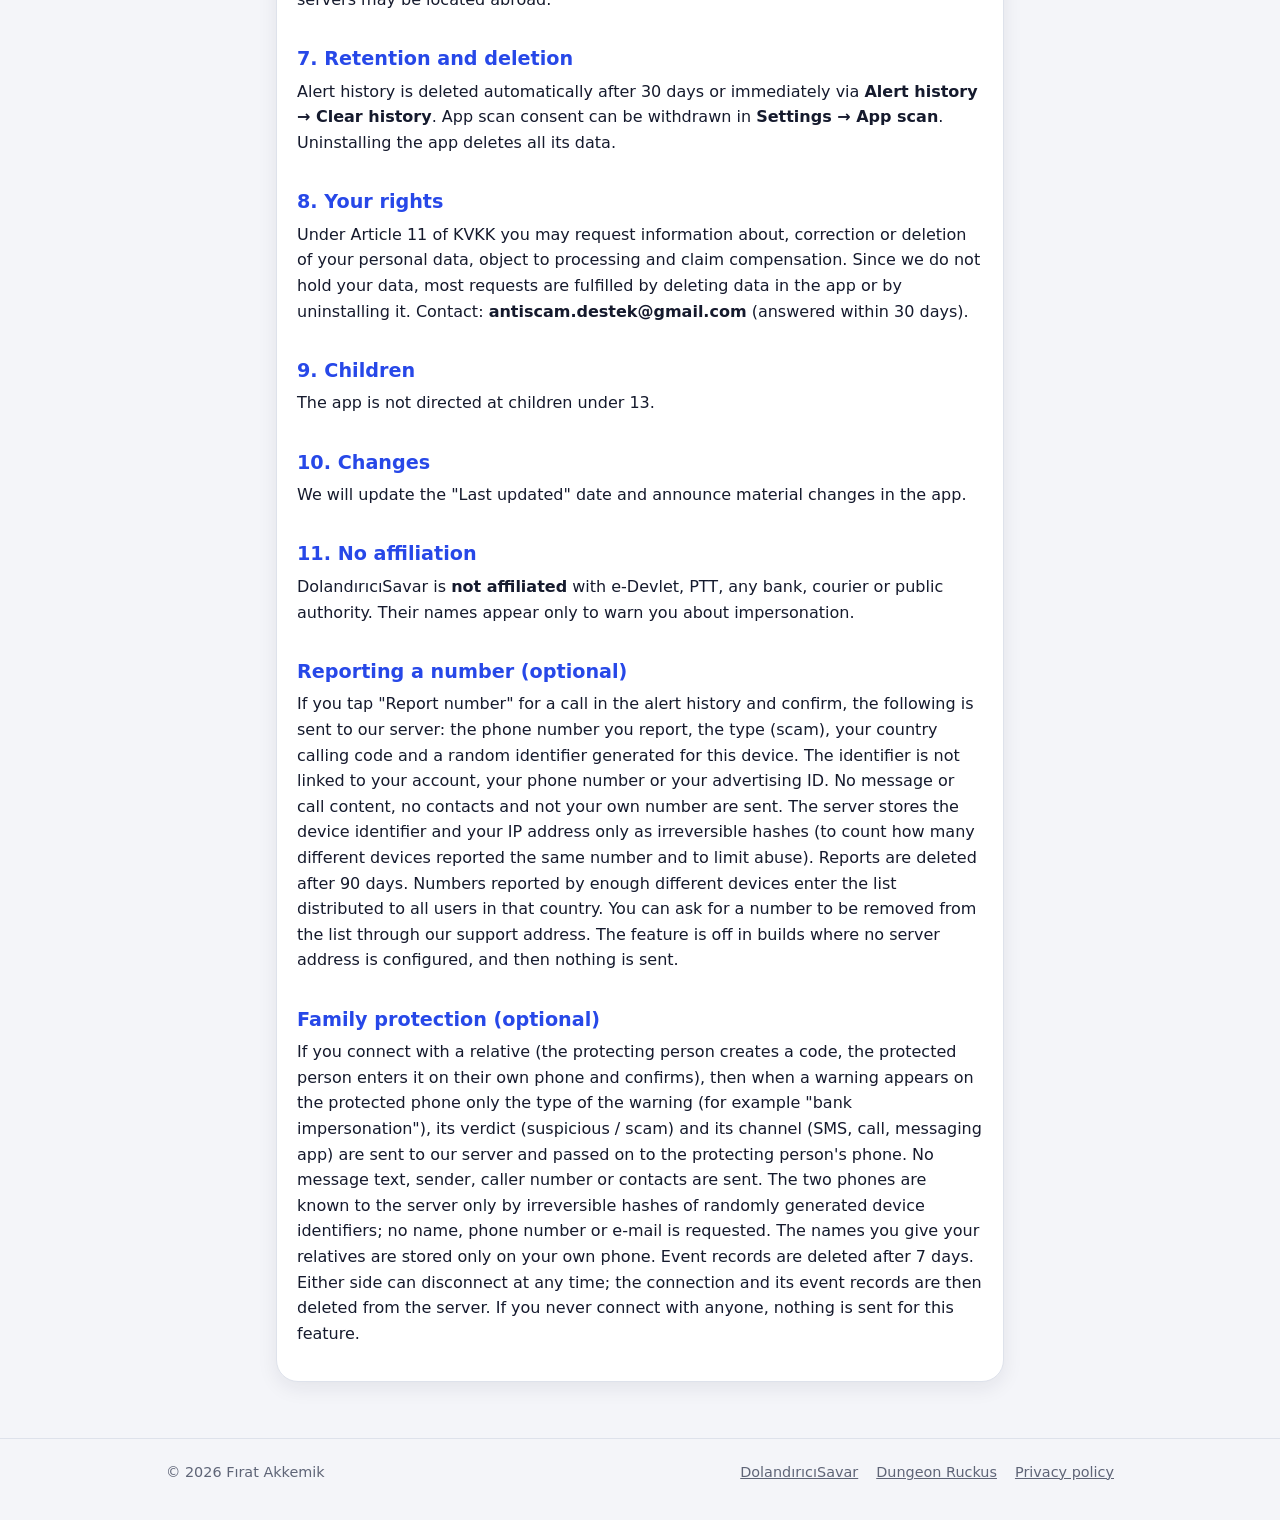
<file: dolandiricisavar/privacy.html>
<!doctype html>
<html lang="en">
<head>
<meta charset="utf-8">
<meta name="viewport" content="width=device-width, initial-scale=1">
<title>DolandırıcıSavar Privacy Policy</title>
<meta name="description" content="DolandırıcıSavar Privacy Policy">
<link rel="stylesheet" href="../assets/site.css">
</head>
<body>
<header class="hero">
<div class="wrap">
<div class="topbar">
<a class="brand" href="../en.html">Fırat Akkemik</a>
<a class="link" href="../dolandiricisavar/en.html">DolandırıcıSavar</a>
<a class="link" href="../dungeonruckus/">Dungeon Ruckus</a>
<a class="lang" href="gizlilik.html">Türkçe</a>
</div>
<h1>DolandırıcıSavar Privacy Policy</h1>
</div>
</header>
<main>
<div class="wrap narrow">
<article class="prose card">
<p><strong>Last updated:</strong> 10.11.2026 · <strong>Version:</strong> 1.0</p>
<h2>1. Data controller</h2>
<p>Fırat Akkemik, antiscam.destek@gmail.com.</p>
<h2>2. Summary</h2>
<p>DolandırıcıSavar protects you against SMS, call and link scams while <strong>processing your message and call content only on your phone</strong>:</p>
<ul>
<li>No account is required. Your messages, the content of your calls, your app list and your alert history are <strong>never sent to us</strong>.</li>
<li>Our server is used only for two optional features: <strong>number reports</strong> and <strong>family protection</strong> (see the sections below). If you do not use them, no personal data is sent to our server; the app only downloads your country's list of reported numbers (the request carries nothing but the country calling code).</li>
<li>The app is free and shows <strong>non-personalised ads</strong> (Google AdMob; see §4). Your messages, calls, app list and alert history are <strong>never sent</strong> to the ad network.</li>
<li>The app contains <strong>no analytics or crash-reporting SDKs</strong>.</li>
<li>Message texts are <strong>never stored</strong>.</li>
</ul>
<h2>3. Data processed on your device</h2>
<p>Only after you grant the relevant permission or consent, and only on your device:</p>
<table>
<tr><th>Data</th><th>When</th><th>Purpose</th><th>Retention</th></tr>
<tr><td><strong>Notification text and sender</strong> from SMS apps; if you turn on the "Messaging apps" setting, also from WhatsApp, Telegram, Messenger, Viber, LINE, WeChat and Signal (the setting is off by default)</td><td>After you grant notification access, when a notification from these apps arrives</td><td>Detect scam patterns and warn you</td><td>Not stored; discarded after analysis. To avoid alerting twice for the same message, an irreversible digest (SHA-256) of the message is kept on the device; the text cannot be recovered from it</td></tr>
<tr><td><strong>Numbers of incoming calls not in your contacts</strong></td><td>After you select the app as call screening app</td><td>Detect reported/suspicious numbers; warn, silence or reject per your settings</td><td>Not stored (see alert history)</td></tr>
<tr><td><strong>Alert history:</strong> date/time, channel, sender or number, verdict, category, triggered rule IDs</td><td>When an alert is shown</td><td>Show you recent alerts</td><td>On device, app-private non-backed-up file, <strong>30 days / max 200 records</strong>; you can delete it anytime</td></tr>
<tr><td><strong>Installed apps:</strong> name, package, icon, risky permissions, install source and date</td><td>Only after your <strong>explicit consent</strong> to the app scan</td><td>Show apps that could control your phone</td><td>Not stored; shown on screen only</td></tr>
<tr><td><strong>Phone security settings:</strong> on Android, screen lock, security patch date, USB debugging, developer options; on iOS, whether a passcode is set and the iOS version</td><td>On Android with the app scan; on iOS when the home screen opens</td><td>Give security advice</td><td>Not stored</td></tr>
<tr><td><strong>Links, message text or QR content you ask us to check</strong></td><td>When you enter/scan it</td><td>Assess scam risk</td><td>Not stored</td></tr>
<tr><td><strong>An image you pick or share</strong> (e.g. a screenshot of a suspicious message)</td><td>When you pick it; only that one image</td><td>Read its text on the phone and assess scam risk</td><td>Not saved, not sent</td></tr>
<tr><td><strong>Camera image</strong></td><td>Only while the QR scanner is open</td><td>Read the QR code</td><td>Not recorded</td></tr>
<tr><td><strong>Safe senders:</strong> the sender name or number you mark as safe</td><td>When you tap "This sender is safe" in the alert history</td><td>Stop showing "suspicious" alerts from that sender</td><td>On device, in a non-backed-up file; removable from the list at any time</td></tr>
<tr><td><strong>Protection counters:</strong> how many messages and calls were checked per day (numbers only; no sender, number or content)</td><td>While SMS or call protection is on</td><td>Show on the home page and in the weekly summary that protection is working</td><td>On device, in a non-backed-up file, for <strong>30 days</strong></td></tr>
<tr><td><strong>Your settings</strong> (language, call protection preferences, consents)</td><td>While using the app</td><td>Remember your preferences</td><td>On device, encrypted</td></tr>
</table>
<h2>4. Internet and third parties</h2>
<p>The app goes online <strong>only when you tap "Follow redirects"</strong> for a link: a request is sent to that link without downloading the page or sending cookies. The <strong>link owner</strong> (possibly a scammer) may see your IP address and that the request was made; the app warns you about this beforehand. Otherwise the app sends no data over the internet.</p>
<p><strong>Ads (Google AdMob).</strong> Ads appear only on the Check, Alert history and Settings pages; never in notifications, permission screens or alerts. Ads are requested as <strong>non-personalised</strong> and the app does not use the Advertising ID permission. To show an ad, Google's ad software processes data about the device and connection (IP address and the approximate location derived from it, device model and OS, ad interactions, diagnostics) under Google's privacy policy (https://policies.google.com/privacy). Your SMS, call, link, QR, app-list and alert-history data is <strong>never given</strong> to the ad software. You can turn ads off in the app with a one-time payment; once off, the ad software is not started. Payment is handled by Google Play / the App Store; we never receive your payment details.</p>
<h2>5. Legal basis</h2>
<p>Permissions and consents (notification access, call screening, camera, app scan) are based on your <strong>explicit consent</strong> (KVKK Art. 5/1) and can be withdrawn at any time in phone settings or in the app.</p>
<h2>6. Transfers</h2>
<p>Data processed on your device (§3) is <strong>not transferred</strong> to any third party, in Türkiye or abroad. While ads are on, the ad data listed in §4 is processed by Google, whose servers may be located abroad.</p>
<h2>7. Retention and deletion</h2>
<p>Alert history is deleted automatically after 30 days or immediately via <strong>Alert history → Clear history</strong>. App scan consent can be withdrawn in <strong>Settings → App scan</strong>. Uninstalling the app deletes all its data.</p>
<h2>8. Your rights</h2>
<p>Under Article 11 of KVKK you may request information about, correction or deletion of your personal data, object to processing and claim compensation. Since we do not hold your data, most requests are fulfilled by deleting data in the app or by uninstalling it. Contact: <strong>antiscam.destek@gmail.com</strong> (answered within 30 days).</p>
<h2>9. Children</h2>
<p>The app is not directed at children under 13.</p>
<h2>10. Changes</h2>
<p>We will update the "Last updated" date and announce material changes in the app.</p>
<h2>11. No affiliation</h2>
<p>DolandırıcıSavar is <strong>not affiliated</strong> with e-Devlet, PTT, any bank, courier or public authority. Their names appear only to warn you about impersonation.</p>
<h2>Reporting a number (optional)</h2>
<p>If you tap "Report number" for a call in the alert history and confirm, the following is sent to our server: the phone number you report, the type (scam), your country calling code and a random identifier generated for this device. The identifier is not linked to your account, your phone number or your advertising ID. No message or call content, no contacts and not your own number are sent. The server stores the device identifier and your IP address only as irreversible hashes (to count how many different devices reported the same number and to limit abuse). Reports are deleted after 90 days. Numbers reported by enough different devices enter the list distributed to all users in that country. You can ask for a number to be removed from the list through our support address. The feature is off in builds where no server address is configured, and then nothing is sent.</p>
<h2>Family protection (optional)</h2>
<p>If you connect with a relative (the protecting person creates a code, the protected person enters it on their own phone and confirms), then when a warning appears on the protected phone only the type of the warning (for example "bank impersonation"), its verdict (suspicious / scam) and its channel (SMS, call, messaging app) are sent to our server and passed on to the protecting person's phone. No message text, sender, caller number or contacts are sent. The two phones are known to the server only by irreversible hashes of randomly generated device identifiers; no name, phone number or e-mail is requested. The names you give your relatives are stored only on your own phone. Event records are deleted after 7 days. Either side can disconnect at any time; the connection and its event records are then deleted from the server. If you never connect with anyone, nothing is sent for this feature.</p>
</article>
</div>
</main>
<footer>
<div class="wrap">
<span class="spacer">© 2026 Fırat Akkemik</span>
<a href="../dolandiricisavar/en.html">DolandırıcıSavar</a>
<a href="../dungeonruckus/">Dungeon Ruckus</a>
<a href="../dolandiricisavar/privacy.html">Privacy policy</a>
</div>
</footer>
</body>
</html>
</file>
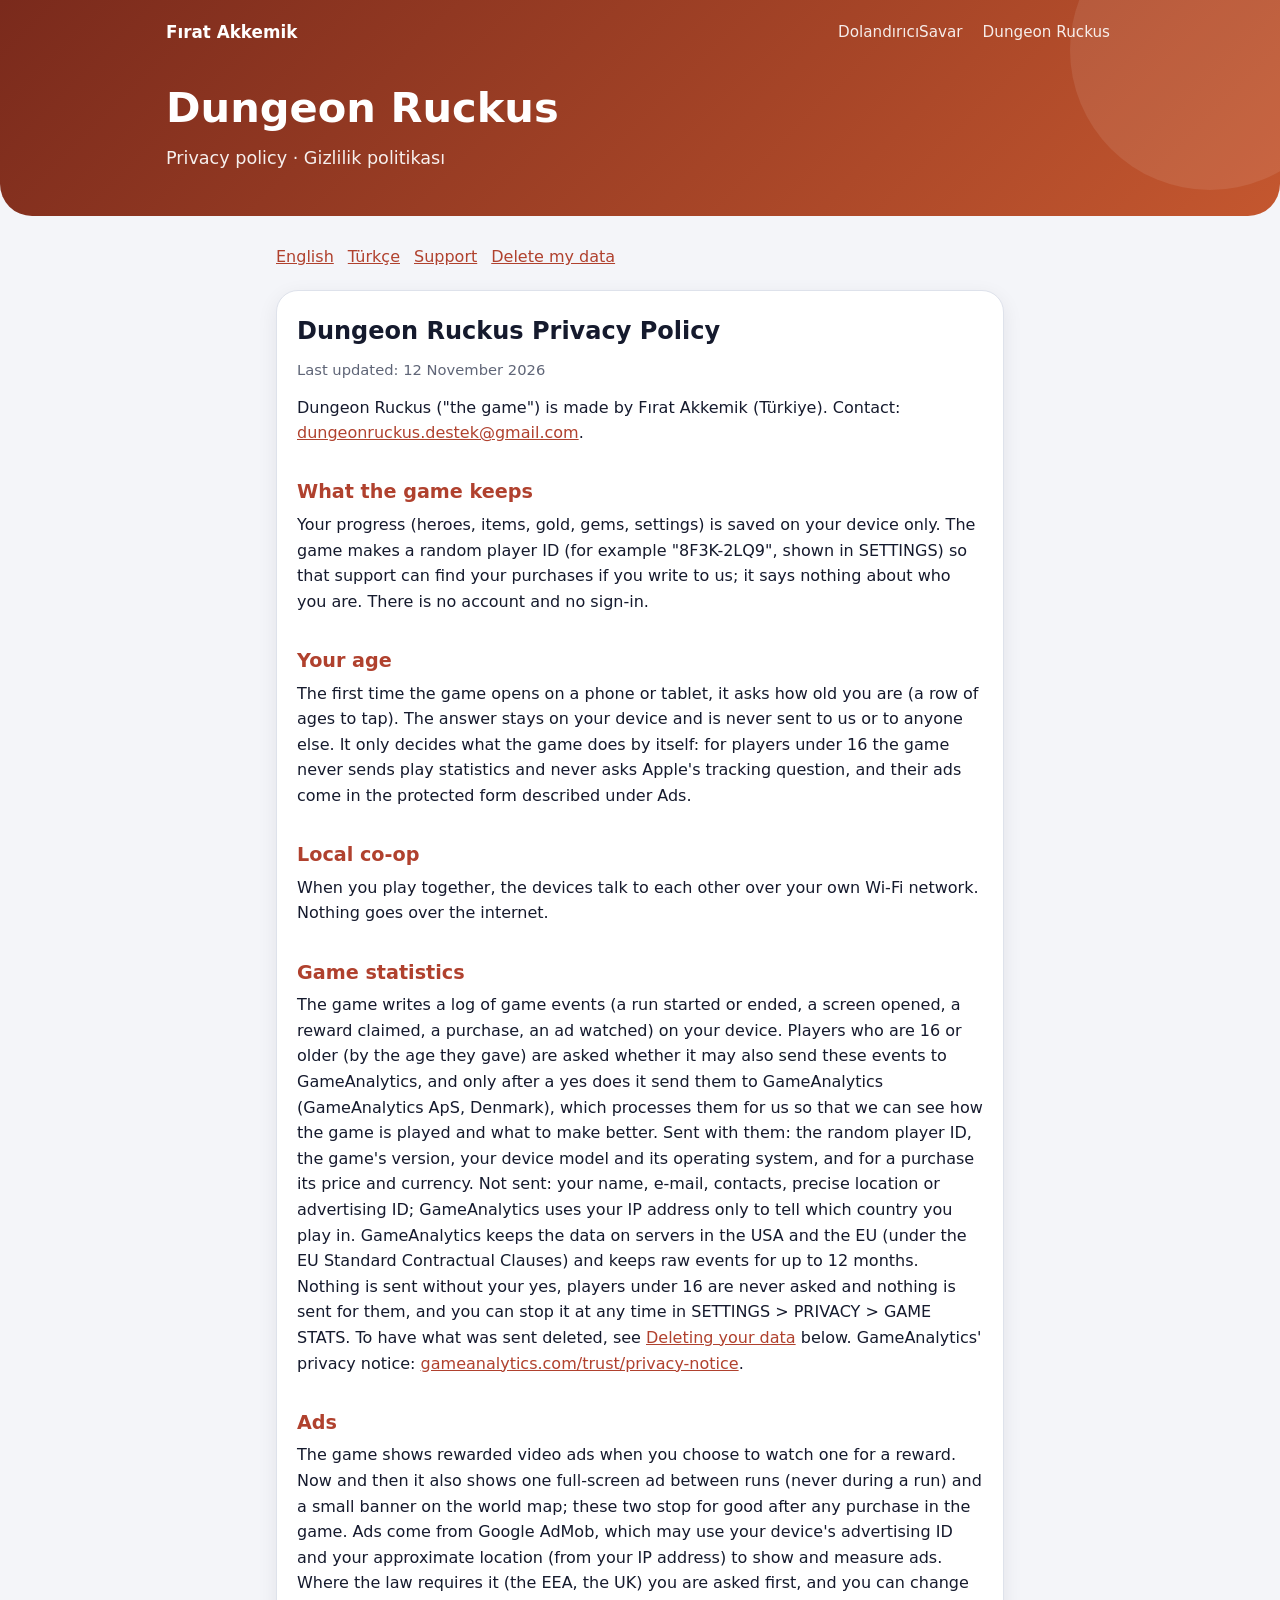
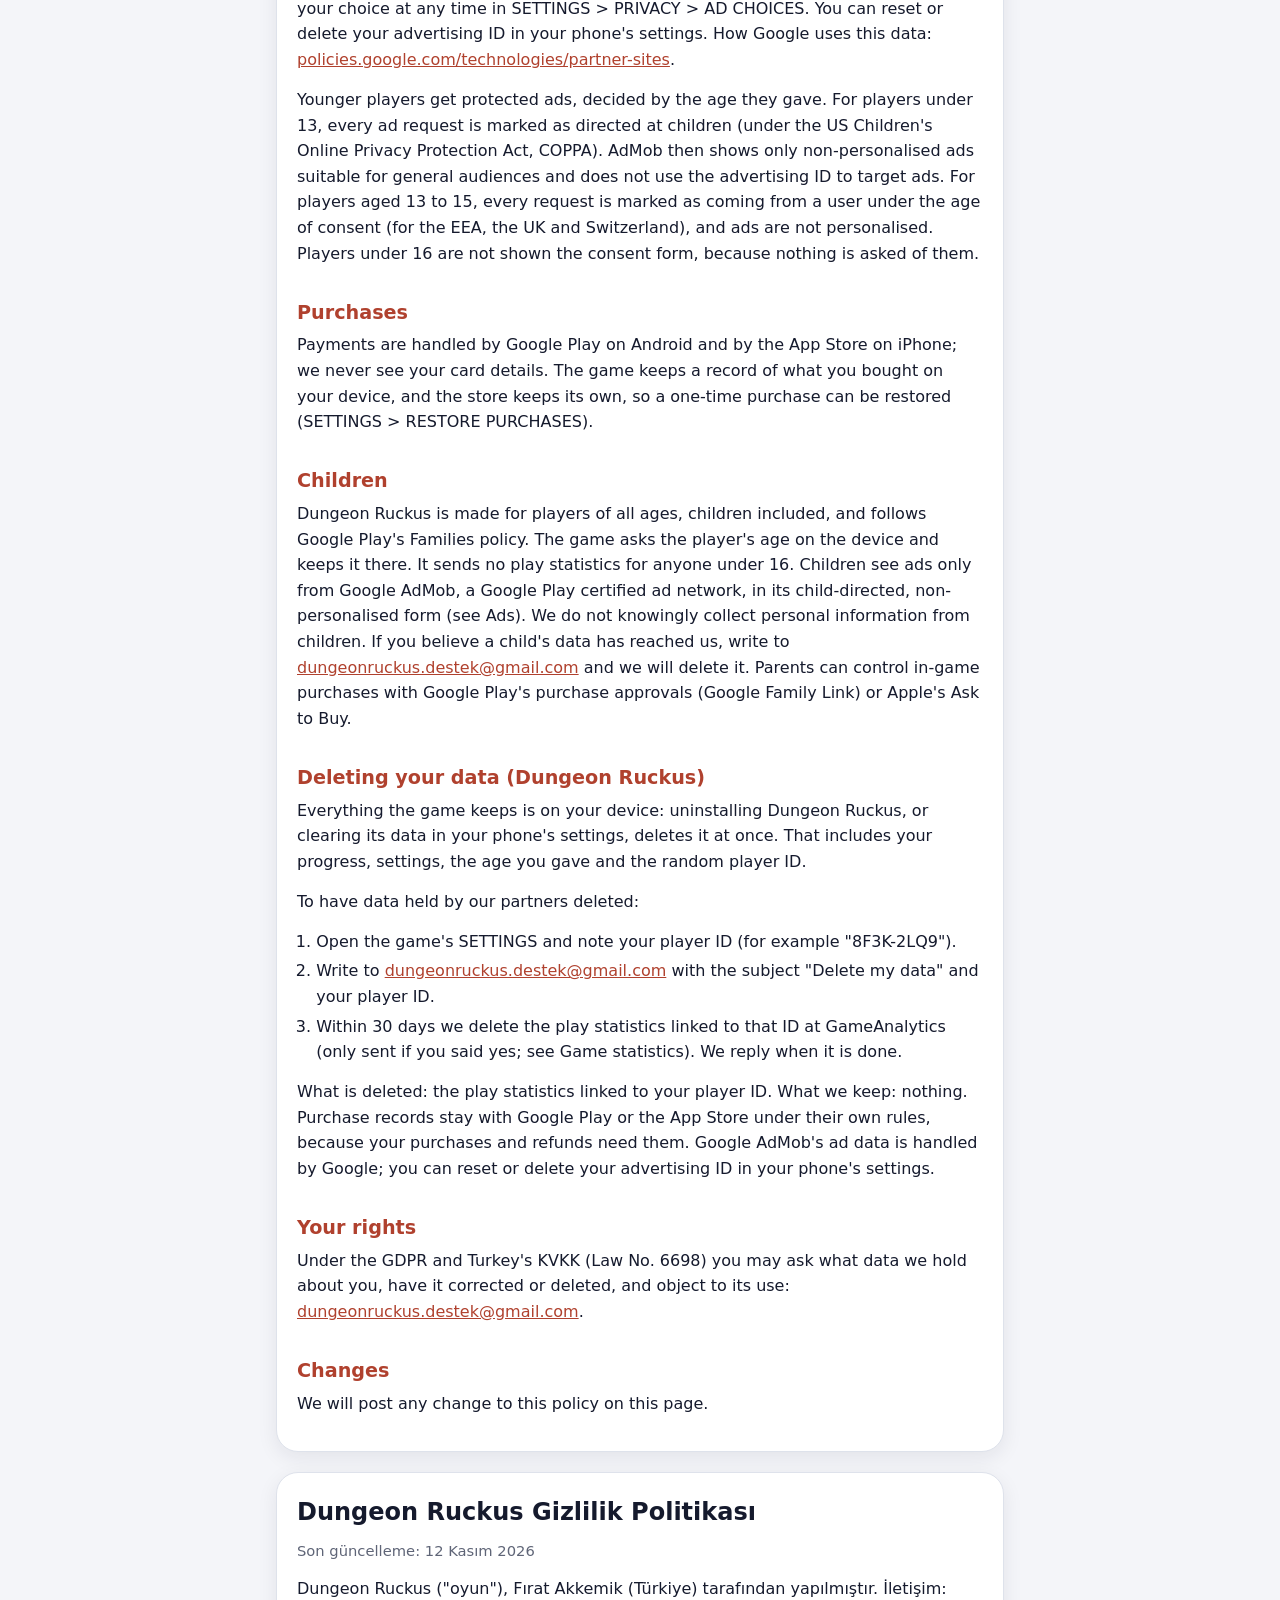
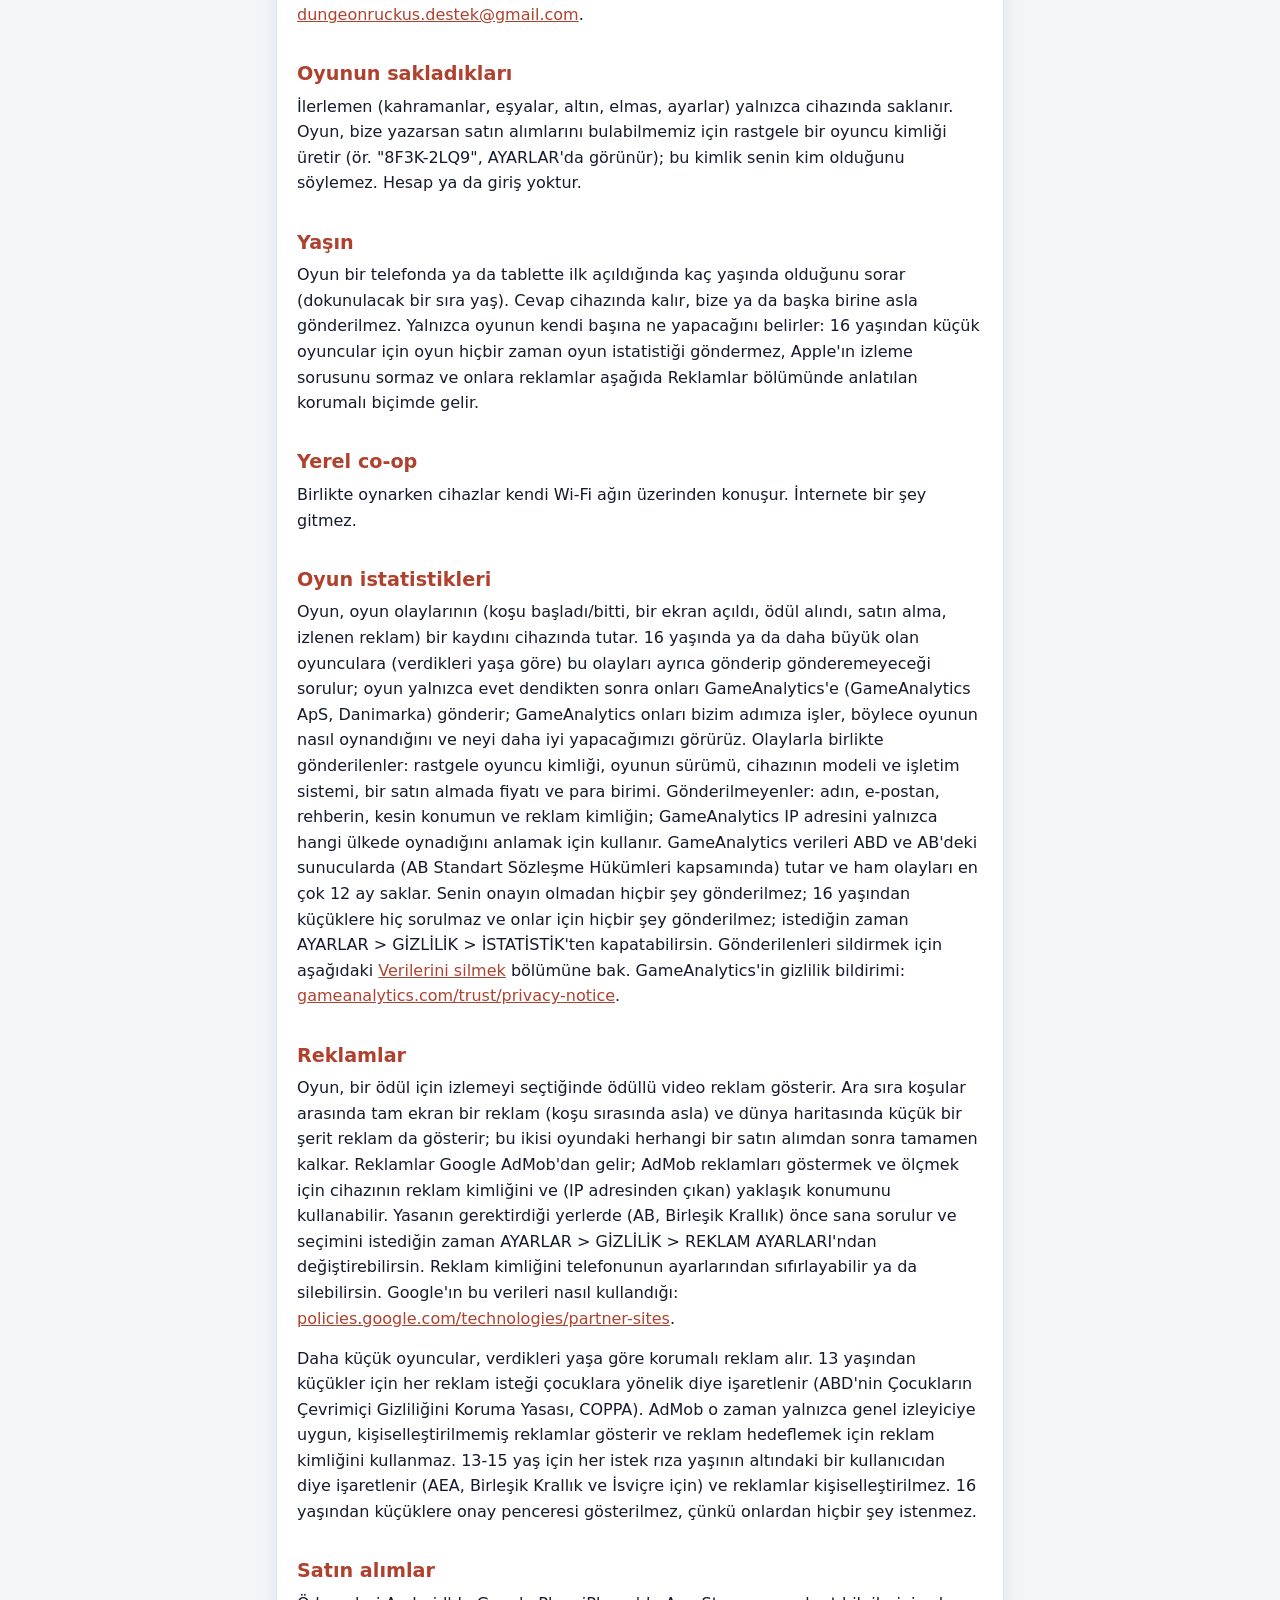
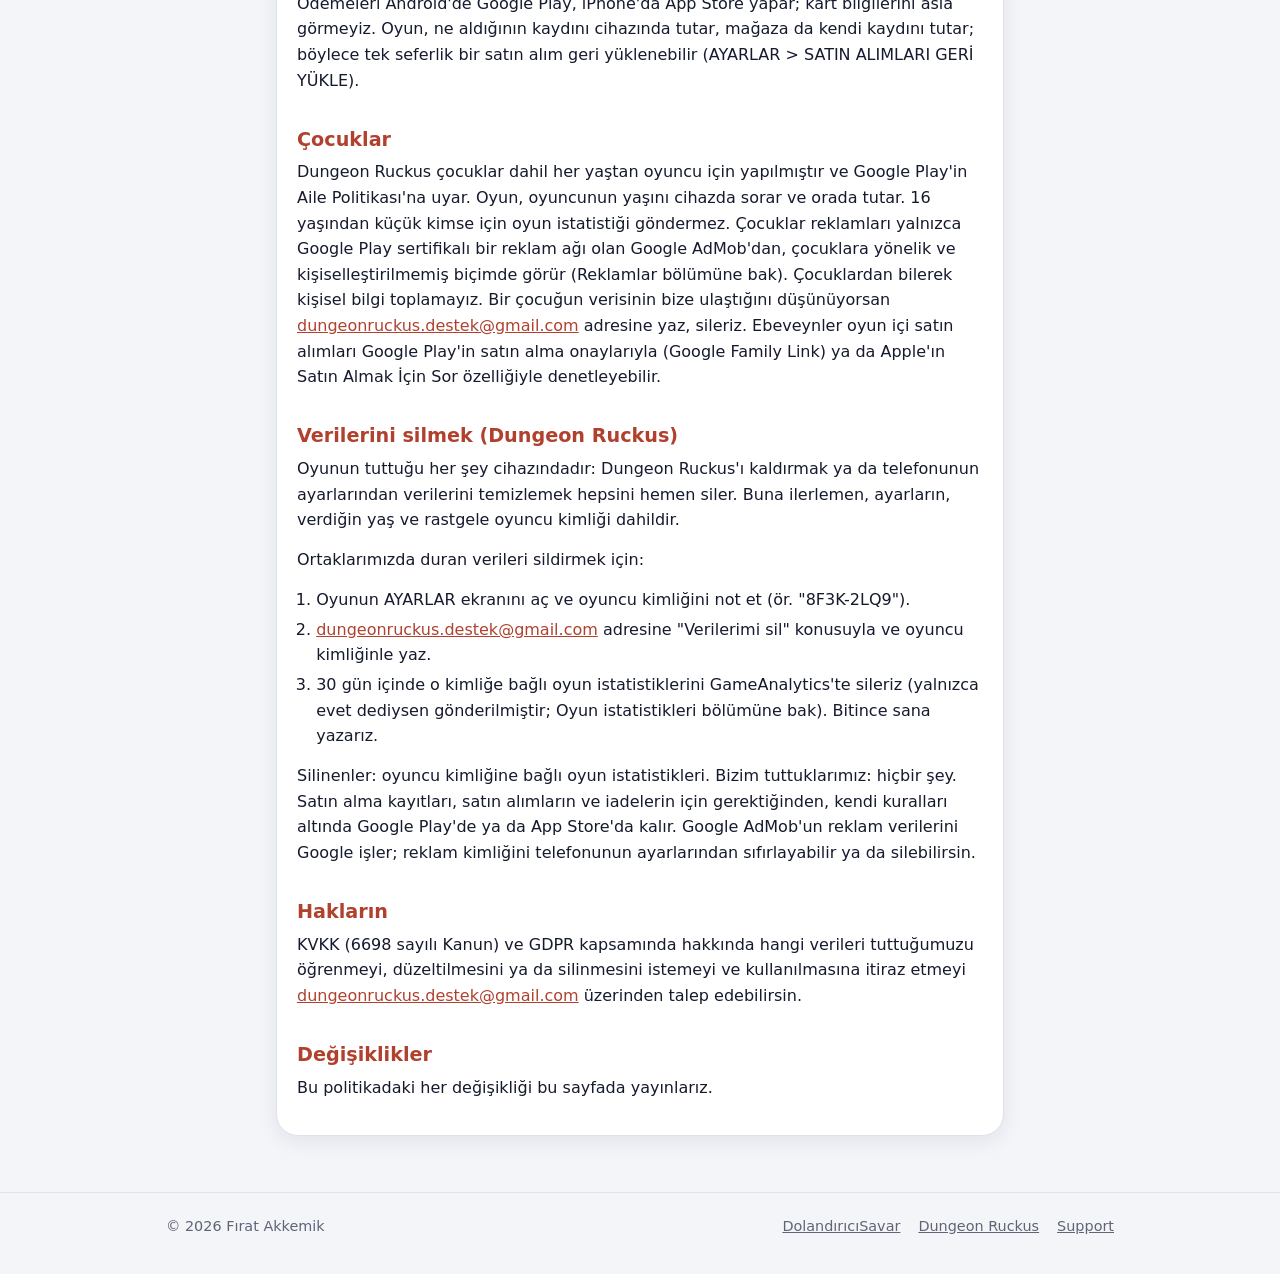
<file: dungeonruckus/privacy.html>
<!doctype html>
<html lang="en">
<head>
<meta charset="utf-8">
<meta name="viewport" content="width=device-width, initial-scale=1">
<title>Dungeon Ruckus Privacy Policy</title>
<link rel="stylesheet" href="../assets/site.css">
</head>
<body class="theme-game">
<header class="hero">
<div class="wrap">
<div class="topbar">
<a class="brand" href="../en.html">Fırat Akkemik</a>
<a class="link" href="../dolandiricisavar/en.html">DolandırıcıSavar</a>
<a class="link" href="./">Dungeon Ruckus</a>
</div>
<h1>Dungeon Ruckus</h1>
<p class="lead">Privacy policy · Gizlilik politikası</p>
</div>
</header>
<main>
<div class="wrap narrow prose">
<nav><a href="#en">English</a><a href="#tr">Türkçe</a><a href="index.html">Support</a><a href="#delete">Delete my data</a></nav>

<section class="card" id="en" lang="en">
<h1>Dungeon Ruckus Privacy Policy</h1>
<p class="meta">Last updated: 12 November 2026</p>
<p>Dungeon Ruckus ("the game") is made by Fırat Akkemik (Türkiye). Contact: <a href="mailto:dungeonruckus.destek@gmail.com">dungeonruckus.destek@gmail.com</a>.</p>

<h2>What the game keeps</h2>
<p>Your progress (heroes, items, gold, gems, settings) is saved on your device only. The game makes a random player ID (for example "8F3K-2LQ9", shown in SETTINGS) so that support can find your purchases if you write to us; it says nothing about who you are. There is no account and no sign-in.</p>

<h2>Your age</h2>
<p>The first time the game opens on a phone or tablet, it asks how old you are (a row of ages to tap). The answer stays on your device and is never sent to us or to anyone else. It only decides what the game does by itself: for players under 16 the game never sends play statistics and never asks Apple's tracking question, and their ads come in the protected form described under Ads.</p>

<h2>Local co-op</h2>
<p>When you play together, the devices talk to each other over your own Wi-Fi network. Nothing goes over the internet.</p>

<h2>Game statistics</h2>
<p>The game writes a log of game events (a run started or ended, a screen opened, a reward claimed, a purchase, an ad watched) on your device. Players who are 16 or older (by the age they gave) are asked whether it may also send these events to GameAnalytics, and only after a yes does it send them to GameAnalytics (GameAnalytics ApS, Denmark), which processes them for us so that we can see how the game is played and what to make better. Sent with them: the random player ID, the game's version, your device model and its operating system, and for a purchase its price and currency. Not sent: your name, e-mail, contacts, precise location or advertising ID; GameAnalytics uses your IP address only to tell which country you play in. GameAnalytics keeps the data on servers in the USA and the EU (under the EU Standard Contractual Clauses) and keeps raw events for up to 12 months. Nothing is sent without your yes, players under 16 are never asked and nothing is sent for them, and you can stop it at any time in SETTINGS &gt; PRIVACY &gt; GAME STATS. To have what was sent deleted, see <a href="#delete">Deleting your data</a> below. GameAnalytics' privacy notice: <a href="https://www.gameanalytics.com/trust/privacy-notice">gameanalytics.com/trust/privacy-notice</a>.</p>

<h2>Ads</h2>
<p>The game shows rewarded video ads when you choose to watch one for a reward. Now and then it also shows one full-screen ad between runs (never during a run) and a small banner on the world map; these two stop for good after any purchase in the game. Ads come from Google AdMob, which may use your device's advertising ID and your approximate location (from your IP address) to show and measure ads. Where the law requires it (the EEA, the UK) you are asked first, and you can change your choice at any time in SETTINGS &gt; PRIVACY &gt; AD CHOICES. You can reset or delete your advertising ID in your phone's settings. How Google uses this data: <a href="https://policies.google.com/technologies/partner-sites">policies.google.com/technologies/partner-sites</a>.</p>
<p>Younger players get protected ads, decided by the age they gave. For players under 13, every ad request is marked as directed at children (under the US Children's Online Privacy Protection Act, COPPA). AdMob then shows only non-personalised ads suitable for general audiences and does not use the advertising ID to target ads. For players aged 13 to 15, every request is marked as coming from a user under the age of consent (for the EEA, the UK and Switzerland), and ads are not personalised. Players under 16 are not shown the consent form, because nothing is asked of them.</p>

<h2>Purchases</h2>
<p>Payments are handled by Google Play on Android and by the App Store on iPhone; we never see your card details. The game keeps a record of what you bought on your device, and the store keeps its own, so a one-time purchase can be restored (SETTINGS &gt; RESTORE PURCHASES).</p>

<h2 id="children">Children</h2>
<p>Dungeon Ruckus is made for players of all ages, children included, and follows Google Play's Families policy. The game asks the player's age on the device and keeps it there. It sends no play statistics for anyone under 16. Children see ads only from Google AdMob, a Google Play certified ad network, in its child-directed, non-personalised form (see Ads). We do not knowingly collect personal information from children. If you believe a child's data has reached us, write to <a href="mailto:dungeonruckus.destek@gmail.com">dungeonruckus.destek@gmail.com</a> and we will delete it. Parents can control in-game purchases with Google Play's purchase approvals (Google Family Link) or Apple's Ask to Buy.</p>

<h2 id="delete">Deleting your data (Dungeon Ruckus)</h2>
<p>Everything the game keeps is on your device: uninstalling Dungeon Ruckus, or clearing its data in your phone's settings, deletes it at once. That includes your progress, settings, the age you gave and the random player ID.</p>
<p>To have data held by our partners deleted:</p>
<ol class="list" style="margin-bottom: 0.9em">
<li>Open the game's SETTINGS and note your player ID (for example "8F3K-2LQ9").</li>
<li>Write to <a href="mailto:dungeonruckus.destek@gmail.com?subject=Delete%20my%20data">dungeonruckus.destek@gmail.com</a> with the subject "Delete my data" and your player ID.</li>
<li>Within 30 days we delete the play statistics linked to that ID at GameAnalytics (only sent if you said yes; see Game statistics). We reply when it is done.</li>
</ol>
<p>What is deleted: the play statistics linked to your player ID. What we keep: nothing. Purchase records stay with Google Play or the App Store under their own rules, because your purchases and refunds need them. Google AdMob's ad data is handled by Google; you can reset or delete your advertising ID in your phone's settings.</p>

<h2>Your rights</h2>
<p>Under the GDPR and Turkey's KVKK (Law No. 6698) you may ask what data we hold about you, have it corrected or deleted, and object to its use: <a href="mailto:dungeonruckus.destek@gmail.com">dungeonruckus.destek@gmail.com</a>.</p>

<h2>Changes</h2>
<p>We will post any change to this policy on this page.</p>
</section>

<section class="card" id="tr" lang="tr">
<h1>Dungeon Ruckus Gizlilik Politikası</h1>
<p class="meta">Son güncelleme: 12 Kasım 2026</p>
<p>Dungeon Ruckus ("oyun"), Fırat Akkemik (Türkiye) tarafından yapılmıştır. İletişim: <a href="mailto:dungeonruckus.destek@gmail.com">dungeonruckus.destek@gmail.com</a>.</p>

<h2>Oyunun sakladıkları</h2>
<p>İlerlemen (kahramanlar, eşyalar, altın, elmas, ayarlar) yalnızca cihazında saklanır. Oyun, bize yazarsan satın alımlarını bulabilmemiz için rastgele bir oyuncu kimliği üretir (ör. "8F3K-2LQ9", AYARLAR'da görünür); bu kimlik senin kim olduğunu söylemez. Hesap ya da giriş yoktur.</p>

<h2>Yaşın</h2>
<p>Oyun bir telefonda ya da tablette ilk açıldığında kaç yaşında olduğunu sorar (dokunulacak bir sıra yaş). Cevap cihazında kalır, bize ya da başka birine asla gönderilmez. Yalnızca oyunun kendi başına ne yapacağını belirler: 16 yaşından küçük oyuncular için oyun hiçbir zaman oyun istatistiği göndermez, Apple'ın izleme sorusunu sormaz ve onlara reklamlar aşağıda Reklamlar bölümünde anlatılan korumalı biçimde gelir.</p>

<h2>Yerel co-op</h2>
<p>Birlikte oynarken cihazlar kendi Wi-Fi ağın üzerinden konuşur. İnternete bir şey gitmez.</p>

<h2>Oyun istatistikleri</h2>
<p>Oyun, oyun olaylarının (koşu başladı/bitti, bir ekran açıldı, ödül alındı, satın alma, izlenen reklam) bir kaydını cihazında tutar. 16 yaşında ya da daha büyük olan oyunculara (verdikleri yaşa göre) bu olayları ayrıca gönderip gönderemeyeceği sorulur; oyun yalnızca evet dendikten sonra onları GameAnalytics'e (GameAnalytics ApS, Danimarka) gönderir; GameAnalytics onları bizim adımıza işler, böylece oyunun nasıl oynandığını ve neyi daha iyi yapacağımızı görürüz. Olaylarla birlikte gönderilenler: rastgele oyuncu kimliği, oyunun sürümü, cihazının modeli ve işletim sistemi, bir satın almada fiyatı ve para birimi. Gönderilmeyenler: adın, e-postan, rehberin, kesin konumun ve reklam kimliğin; GameAnalytics IP adresini yalnızca hangi ülkede oynadığını anlamak için kullanır. GameAnalytics verileri ABD ve AB'deki sunucularda (AB Standart Sözleşme Hükümleri kapsamında) tutar ve ham olayları en çok 12 ay saklar. Senin onayın olmadan hiçbir şey gönderilmez; 16 yaşından küçüklere hiç sorulmaz ve onlar için hiçbir şey gönderilmez; istediğin zaman AYARLAR &gt; GİZLİLİK &gt; İSTATİSTİK'ten kapatabilirsin. Gönderilenleri sildirmek için aşağıdaki <a href="#sil">Verilerini silmek</a> bölümüne bak. GameAnalytics'in gizlilik bildirimi: <a href="https://www.gameanalytics.com/trust/privacy-notice">gameanalytics.com/trust/privacy-notice</a>.</p>

<h2>Reklamlar</h2>
<p>Oyun, bir ödül için izlemeyi seçtiğinde ödüllü video reklam gösterir. Ara sıra koşular arasında tam ekran bir reklam (koşu sırasında asla) ve dünya haritasında küçük bir şerit reklam da gösterir; bu ikisi oyundaki herhangi bir satın alımdan sonra tamamen kalkar. Reklamlar Google AdMob'dan gelir; AdMob reklamları göstermek ve ölçmek için cihazının reklam kimliğini ve (IP adresinden çıkan) yaklaşık konumunu kullanabilir. Yasanın gerektirdiği yerlerde (AB, Birleşik Krallık) önce sana sorulur ve seçimini istediğin zaman AYARLAR &gt; GİZLİLİK &gt; REKLAM AYARLARI'ndan değiştirebilirsin. Reklam kimliğini telefonunun ayarlarından sıfırlayabilir ya da silebilirsin. Google'ın bu verileri nasıl kullandığı: <a href="https://policies.google.com/technologies/partner-sites">policies.google.com/technologies/partner-sites</a>.</p>
<p>Daha küçük oyuncular, verdikleri yaşa göre korumalı reklam alır. 13 yaşından küçükler için her reklam isteği çocuklara yönelik diye işaretlenir (ABD'nin Çocukların Çevrimiçi Gizliliğini Koruma Yasası, COPPA). AdMob o zaman yalnızca genel izleyiciye uygun, kişiselleştirilmemiş reklamlar gösterir ve reklam hedeflemek için reklam kimliğini kullanmaz. 13-15 yaş için her istek rıza yaşının altındaki bir kullanıcıdan diye işaretlenir (AEA, Birleşik Krallık ve İsviçre için) ve reklamlar kişiselleştirilmez. 16 yaşından küçüklere onay penceresi gösterilmez, çünkü onlardan hiçbir şey istenmez.</p>

<h2>Satın alımlar</h2>
<p>Ödemeleri Android'de Google Play, iPhone'da App Store yapar; kart bilgilerini asla görmeyiz. Oyun, ne aldığının kaydını cihazında tutar, mağaza da kendi kaydını tutar; böylece tek seferlik bir satın alım geri yüklenebilir (AYARLAR &gt; SATIN ALIMLARI GERİ YÜKLE).</p>

<h2 id="cocuklar">Çocuklar</h2>
<p>Dungeon Ruckus çocuklar dahil her yaştan oyuncu için yapılmıştır ve Google Play'in Aile Politikası'na uyar. Oyun, oyuncunun yaşını cihazda sorar ve orada tutar. 16 yaşından küçük kimse için oyun istatistiği göndermez. Çocuklar reklamları yalnızca Google Play sertifikalı bir reklam ağı olan Google AdMob'dan, çocuklara yönelik ve kişiselleştirilmemiş biçimde görür (Reklamlar bölümüne bak). Çocuklardan bilerek kişisel bilgi toplamayız. Bir çocuğun verisinin bize ulaştığını düşünüyorsan <a href="mailto:dungeonruckus.destek@gmail.com">dungeonruckus.destek@gmail.com</a> adresine yaz, sileriz. Ebeveynler oyun içi satın alımları Google Play'in satın alma onaylarıyla (Google Family Link) ya da Apple'ın Satın Almak İçin Sor özelliğiyle denetleyebilir.</p>

<h2 id="sil">Verilerini silmek (Dungeon Ruckus)</h2>
<p>Oyunun tuttuğu her şey cihazındadır: Dungeon Ruckus'ı kaldırmak ya da telefonunun ayarlarından verilerini temizlemek hepsini hemen siler. Buna ilerlemen, ayarların, verdiğin yaş ve rastgele oyuncu kimliği dahildir.</p>
<p>Ortaklarımızda duran verileri sildirmek için:</p>
<ol class="list" style="margin-bottom: 0.9em">
<li>Oyunun AYARLAR ekranını aç ve oyuncu kimliğini not et (ör. "8F3K-2LQ9").</li>
<li><a href="mailto:dungeonruckus.destek@gmail.com?subject=Verilerimi%20sil">dungeonruckus.destek@gmail.com</a> adresine "Verilerimi sil" konusuyla ve oyuncu kimliğinle yaz.</li>
<li>30 gün içinde o kimliğe bağlı oyun istatistiklerini GameAnalytics'te sileriz (yalnızca evet dediysen gönderilmiştir; Oyun istatistikleri bölümüne bak). Bitince sana yazarız.</li>
</ol>
<p>Silinenler: oyuncu kimliğine bağlı oyun istatistikleri. Bizim tuttuklarımız: hiçbir şey. Satın alma kayıtları, satın alımların ve iadelerin için gerektiğinden, kendi kuralları altında Google Play'de ya da App Store'da kalır. Google AdMob'un reklam verilerini Google işler; reklam kimliğini telefonunun ayarlarından sıfırlayabilir ya da silebilirsin.</p>

<h2>Hakların</h2>
<p>KVKK (6698 sayılı Kanun) ve GDPR kapsamında hakkında hangi verileri tuttuğumuzu öğrenmeyi, düzeltilmesini ya da silinmesini istemeyi ve kullanılmasına itiraz etmeyi <a href="mailto:dungeonruckus.destek@gmail.com">dungeonruckus.destek@gmail.com</a> üzerinden talep edebilirsin.</p>

<h2>Değişiklikler</h2>
<p>Bu politikadaki her değişikliği bu sayfada yayınlarız.</p>
</section>
</div>
</main>
<footer>
<div class="wrap">
<span class="spacer">© 2026 Fırat Akkemik</span>
<a href="../dolandiricisavar/en.html">DolandırıcıSavar</a>
<a href="./">Dungeon Ruckus</a>
<a href="index.html">Support</a>
</div>
</footer>
</body>
</html>
</file>
<file: assets/site.css>
/* frtakkemik.github.io ortak stili. Kaynak: DolandırıcıSavar deposu, server/tools/site.css
   (build-policy.cjs bu dosyayı assets/site.css olarak kopyalar). */
:root {
  color-scheme: light dark;
  --bg: #f4f5f9;
  --surface: #ffffff;
  --text: #151a2d;
  --muted: #5f6577;
  --border: #dee2eb;
  --accent: #2748e8;
  --accent-soft: #e4e9ff;
  --on-accent: #ffffff;
  --grad-a: #1a3fd4;
  --grad-b: #4033c2;
  --ok: #0f8a4f;
  --ok-soft: #ddf5e8;
  --shadow: 0 6px 20px rgba(21, 26, 45, 0.08);
}
@media (prefers-color-scheme: dark) {
  :root {
    --bg: #0a0e14;
    --surface: #141a23;
    --text: #f2f5f9;
    --muted: #9aa6b6;
    --border: #263142;
    --accent: #7c96ff;
    --accent-soft: #1b2552;
    --on-accent: #0a0e14;
    --grad-a: #16309e;
    --grad-b: #3529a3;
    --ok: #3dd68c;
    --ok-soft: #10301f;
    --shadow: none;
  }
}
/* Oyun sayfaları: sıcak vurgu rengi. */
.theme-game {
  --accent: #b0412e;
  --accent-soft: #f8e4de;
  --grad-a: #7a2a1c;
  --grad-b: #c4572f;
}
@media (prefers-color-scheme: dark) {
  .theme-game {
    --accent: #f08a6e;
    --accent-soft: #3a1a12;
    --grad-a: #5c2015;
    --grad-b: #9a4324;
  }
}

* { box-sizing: border-box; }
html { -webkit-text-size-adjust: 100%; }
body {
  margin: 0;
  background: var(--bg);
  color: var(--text);
  font: 16px/1.6 system-ui, -apple-system, "Segoe UI", Roboto, "Helvetica Neue", Arial, sans-serif;
}
a { color: var(--accent); }
img { max-width: 100%; height: auto; }
h1, h2, h3 { line-height: 1.25; margin: 0; }
p { margin: 0 0 0.9em; }
.wrap { max-width: 980px; margin: 0 auto; padding: 0 16px; }
.narrow { max-width: 760px; }

/* Üst çubuk */
.topbar { display: flex; align-items: center; gap: 12px; padding: 14px 0; }
.brand { font-weight: 800; font-size: 1.05rem; color: inherit; text-decoration: none; margin-right: auto; }
.topbar a.link { color: inherit; text-decoration: none; font-size: 0.95rem; opacity: 0.9; padding: 6px 4px; }
.topbar a.link:hover { text-decoration: underline; }
.lang {
  font-size: 0.85rem; font-weight: 700; text-decoration: none; color: inherit;
  border: 1px solid currentColor; border-radius: 999px; padding: 4px 12px; opacity: 0.9;
}

/* Gradyanlı üst alan */
.hero {
  background: linear-gradient(135deg, var(--grad-a), var(--grad-b));
  color: #fff;
  border-radius: 0 0 32px 32px;
  padding-bottom: 44px;
  position: relative;
  overflow: hidden;
}
.hero::after {
  content: ""; position: absolute; right: -70px; top: -90px; width: 280px; height: 280px;
  border-radius: 50%; background: rgba(255, 255, 255, 0.09); pointer-events: none;
}
.hero .wrap { position: relative; z-index: 1; }
.hero h1 { font-size: clamp(1.8rem, 5vw, 2.6rem); font-weight: 800; margin-top: 18px; }
.hero .lead { font-size: 1.1rem; max-width: 40rem; margin: 10px 0 0; color: rgba(255, 255, 255, 0.92); }
.hero-app { display: flex; align-items: center; gap: 18px; margin-top: 22px; }
.hero-app img { width: 84px; height: 84px; border-radius: 22px; box-shadow: 0 8px 24px rgba(0, 0, 0, 0.25); flex: none; }
.hero-app h1 { margin: 0; }
.chips { display: flex; flex-wrap: wrap; gap: 8px; margin-top: 18px; padding: 0; list-style: none; }
.chips li { background: rgba(255, 255, 255, 0.18); border-radius: 999px; padding: 6px 14px; font-size: 0.9rem; font-weight: 600; }
.cta { display: flex; flex-wrap: wrap; gap: 10px; margin-top: 22px; }

/* Düğmeler */
.btn {
  display: inline-flex; align-items: center; justify-content: center; gap: 8px;
  min-height: 46px; padding: 10px 22px; border-radius: 999px;
  font-weight: 700; text-decoration: none; border: 0;
  background: var(--accent); color: var(--on-accent);
}
.btn.white { background: #fff; color: var(--grad-a); }
.btn.ghost { background: rgba(255, 255, 255, 0.16); color: #fff; }
.btn.soft { background: var(--accent-soft); color: var(--accent); }
.btn.disabled { opacity: 0.85; cursor: default; }

/* Bölümler ve kartlar */
main { padding: 28px 0 56px; }
section { margin-top: 36px; }
section > h2, .section-title { font-size: 1.35rem; font-weight: 800; margin-bottom: 14px; }
.card {
  background: var(--surface); border: 1px solid var(--border); border-radius: 22px;
  padding: 20px; box-shadow: var(--shadow);
}
.grid { display: grid; gap: 14px; grid-template-columns: repeat(auto-fit, minmax(min(250px, 100%), 1fr)); }
.grid.two { grid-template-columns: repeat(auto-fit, minmax(min(300px, 100%), 1fr)); }
.feature h3 { font-size: 1.05rem; margin: 12px 0 4px; }
.feature p { color: var(--muted); margin: 0; font-size: 0.95rem; }
.icon {
  width: 44px; height: 44px; border-radius: 14px; background: var(--accent-soft); color: var(--accent);
  display: inline-flex; align-items: center; justify-content: center;
}
.icon svg { width: 22px; height: 22px; fill: none; stroke: currentColor; stroke-width: 2.2; stroke-linecap: round; stroke-linejoin: round; }

/* Ürün kartları (ana sayfa) */
.product { display: flex; flex-direction: column; padding: 0; overflow: hidden; }
.product .media { aspect-ratio: 1024 / 500; background: linear-gradient(135deg, var(--grad-a), var(--grad-b)); display: flex; align-items: center; justify-content: center; }
.product .media img { width: 100%; height: 100%; object-fit: cover; display: block; }
.product .media img.app-icon { width: 96px; height: 96px; border-radius: 24px; box-shadow: 0 8px 24px rgba(0, 0, 0, 0.25); }
.product .body { padding: 18px 20px 20px; display: flex; flex-direction: column; gap: 8px; flex: 1; }
.product h3 { font-size: 1.25rem; font-weight: 800; }
.product p { color: var(--muted); margin: 0; }
.product .links { display: flex; flex-wrap: wrap; gap: 8px; margin-top: auto; padding-top: 10px; }
.tag { display: inline-block; font-size: 0.78rem; font-weight: 700; padding: 3px 10px; border-radius: 999px; background: var(--accent-soft); color: var(--accent); }
.tags { display: flex; flex-wrap: wrap; gap: 6px; }

/* Ekran görüntüleri */
.shots { display: flex; gap: 14px; overflow-x: auto; padding: 4px 2px 14px; scroll-snap-type: x mandatory; }
.shots img { height: 460px; width: auto; flex: none; border-radius: 22px; border: 1px solid var(--border); box-shadow: var(--shadow); scroll-snap-align: start; }
@media (max-width: 560px) { .shots img { height: 380px; } }

/* Not kutuları */
.note { display: flex; gap: 12px; align-items: flex-start; background: var(--ok-soft); border-radius: 18px; padding: 16px 18px; }
.note .icon { background: transparent; color: var(--ok); width: 28px; height: 28px; flex: none; }
.note p { margin: 0; }
.list { margin: 0; padding-left: 1.2em; }
.list li { margin: 4px 0; }
.muted, .meta { color: var(--muted); font-size: 0.92rem; }

/* Uzun metin (gizlilik politikası) */
.prose h1 { font-size: 1.7rem; margin: 0.2em 0 0.5em; }
.prose h2 { font-size: 1.2rem; margin: 1.8em 0 0.4em; color: var(--accent); }
.prose h3 { font-size: 1.05rem; margin: 1.4em 0 0.3em; }
.prose table { border-collapse: collapse; width: 100%; display: block; overflow-x: auto; font-size: 0.92rem; margin: 0.6em 0 1em; }
.prose th, .prose td { border: 1px solid var(--border); padding: 0.45rem 0.6rem; text-align: left; vertical-align: top; }
.prose th { background: var(--accent-soft); }
.prose code { font-size: 0.9em; background: var(--accent-soft); border-radius: 6px; padding: 1px 5px; }
.prose ul { padding-left: 1.3em; }
.prose nav a { margin-right: 14px; }
.prose .card { margin-top: 20px; }
.prose .card h1 { font-size: 1.5rem; }
.todo { background: #fff3c4; color: #2a1d14; padding: 0 4px; border-radius: 4px; }

/* Alt bilgi */
footer { border-top: 1px solid var(--border); padding: 22px 0 36px; color: var(--muted); font-size: 0.9rem; }
footer .wrap { display: flex; flex-wrap: wrap; gap: 8px 18px; align-items: center; }
footer a { color: inherit; }
footer .spacer { margin-right: auto; }

/* Küçük yardımcılar */
.topbar { flex-wrap: wrap; }
.banner { border-radius: 22px; display: block; border: 1px solid var(--border); }
h3.sub { font-size: 1.05rem; margin: 16px 0 6px; }
p.last { margin: 0; }
</file>
